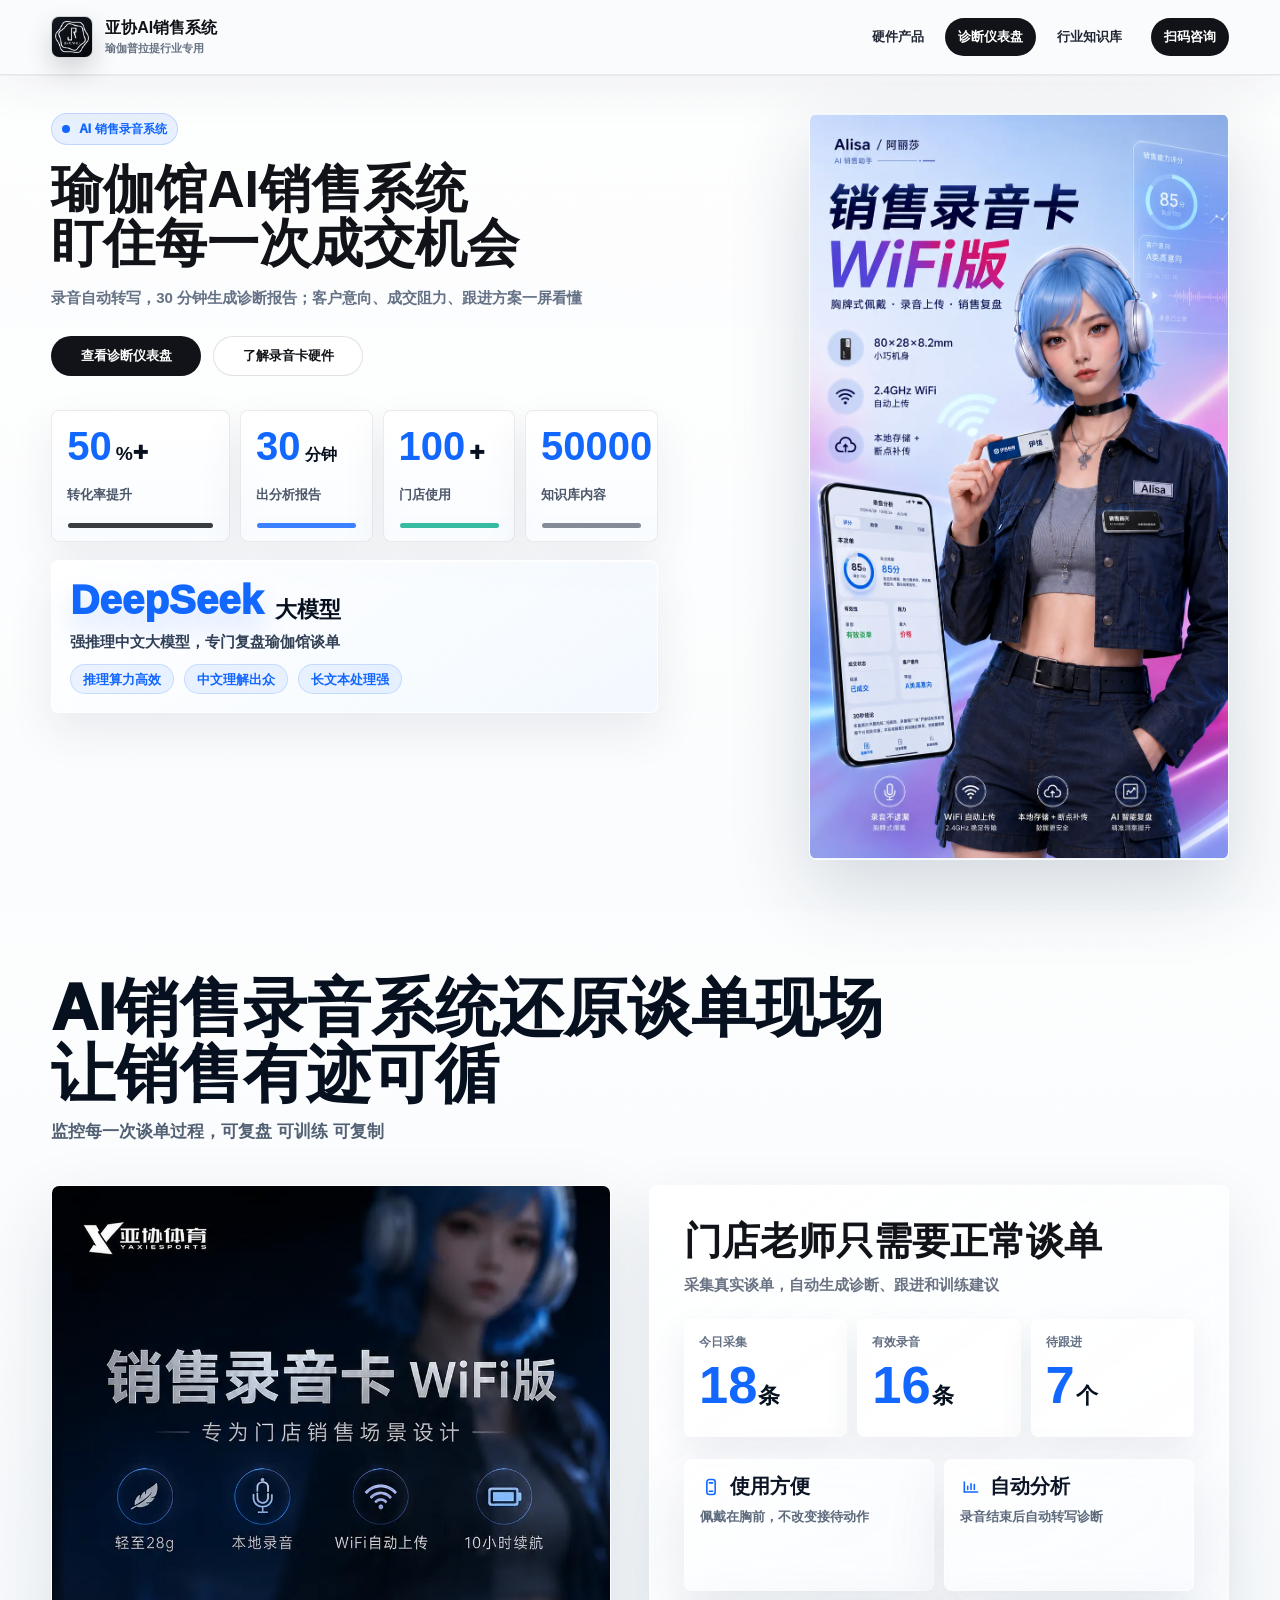
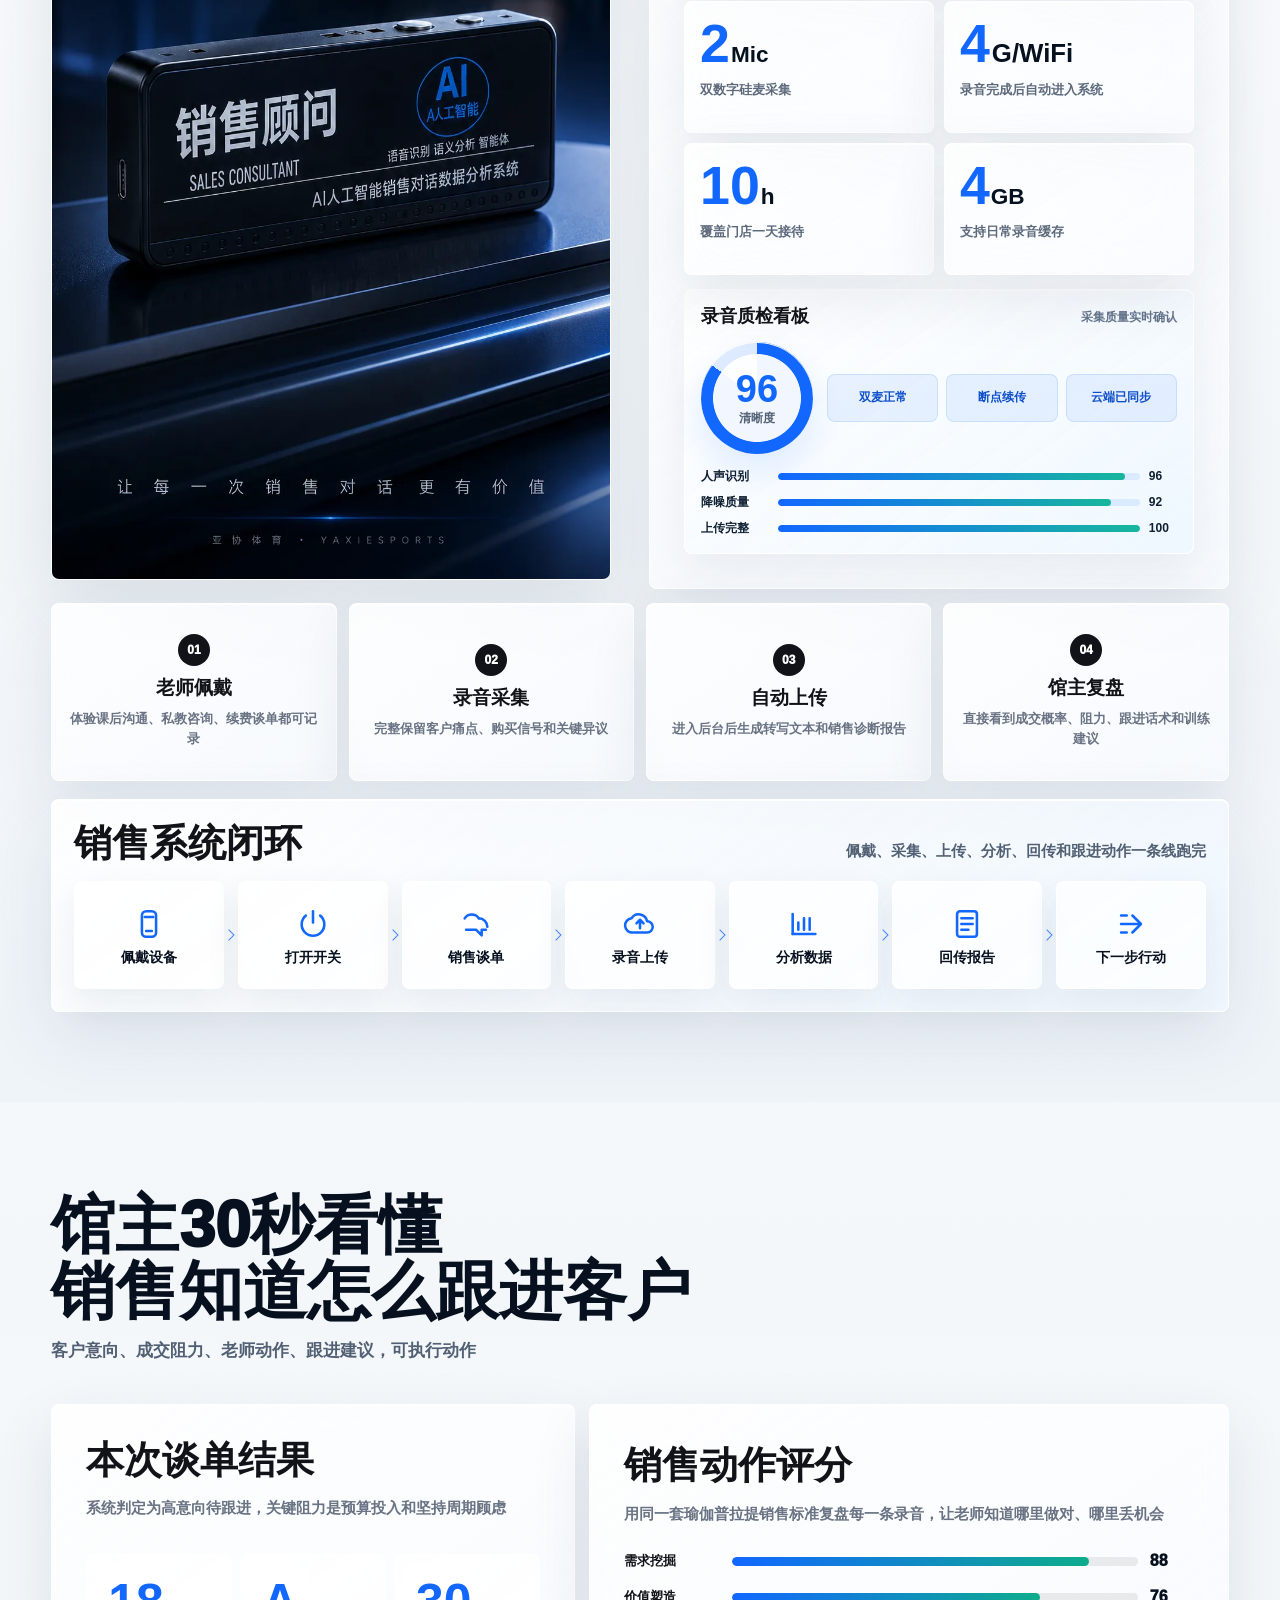
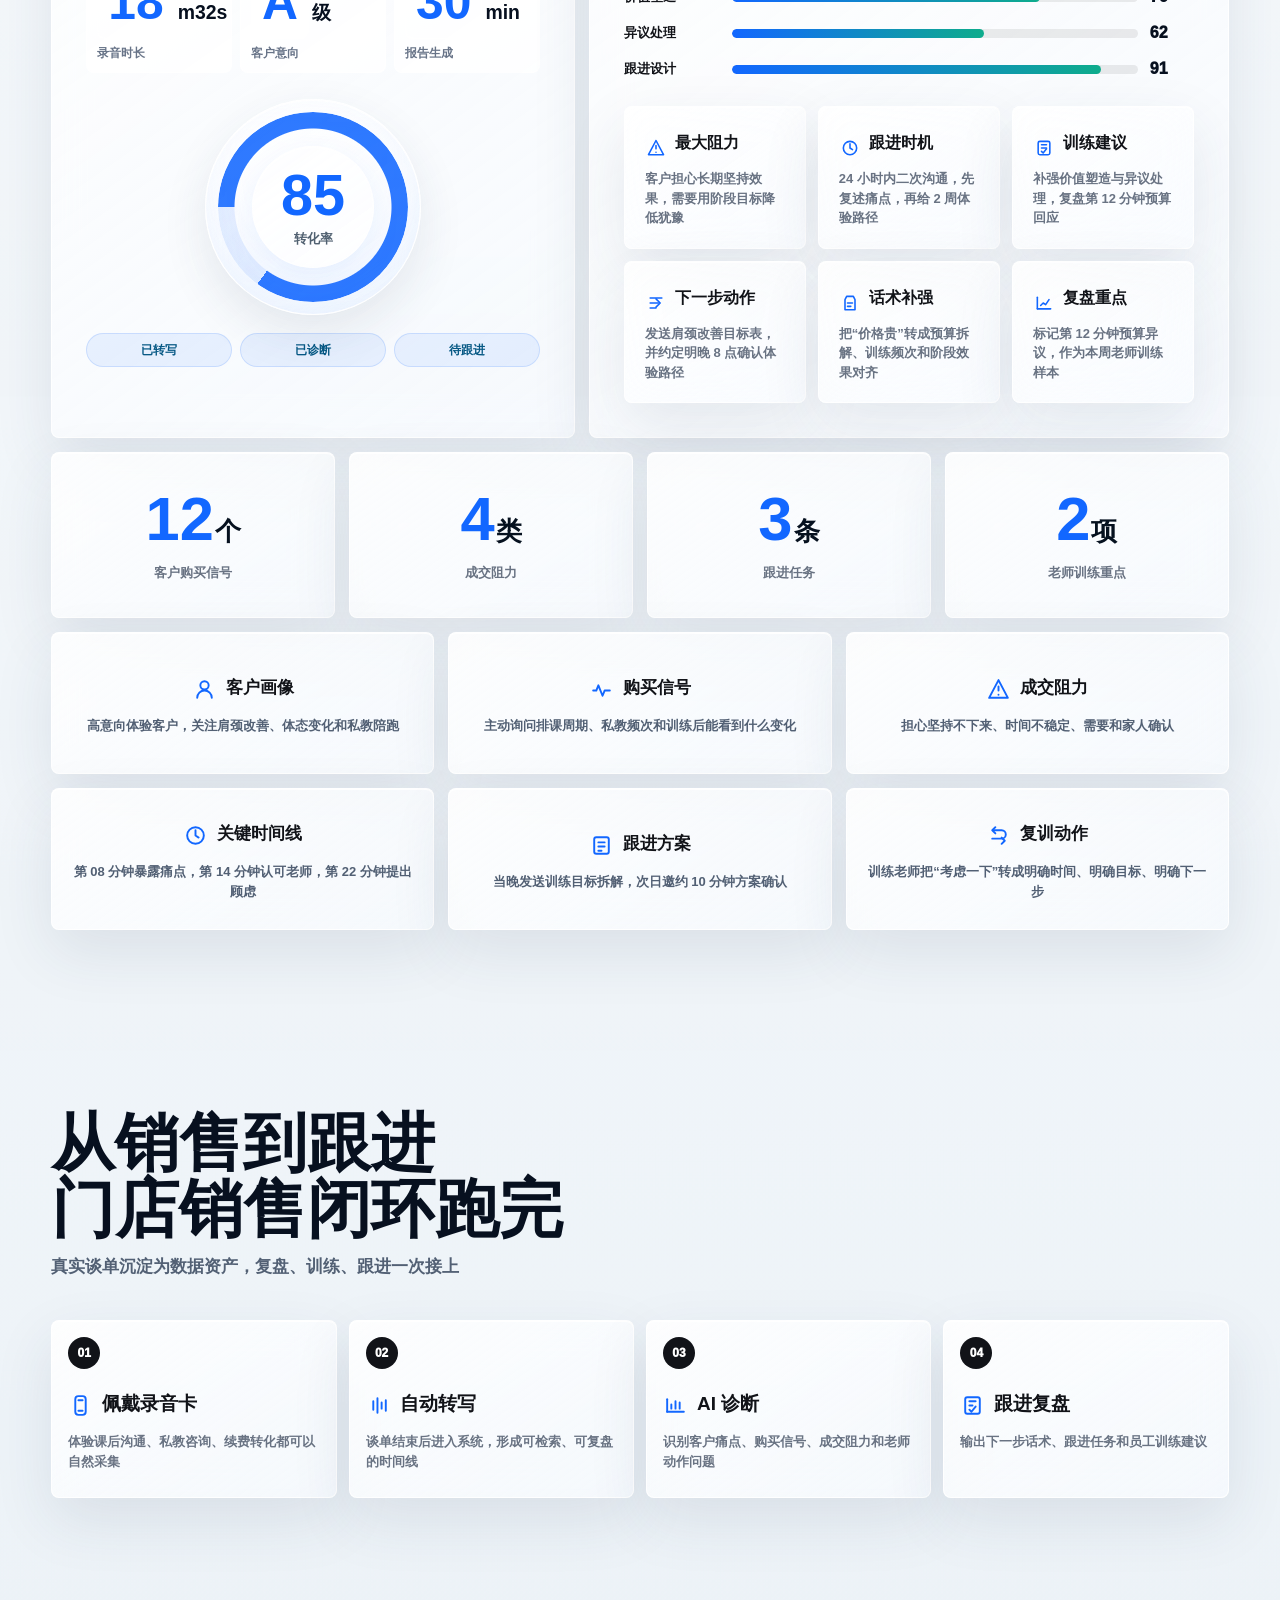
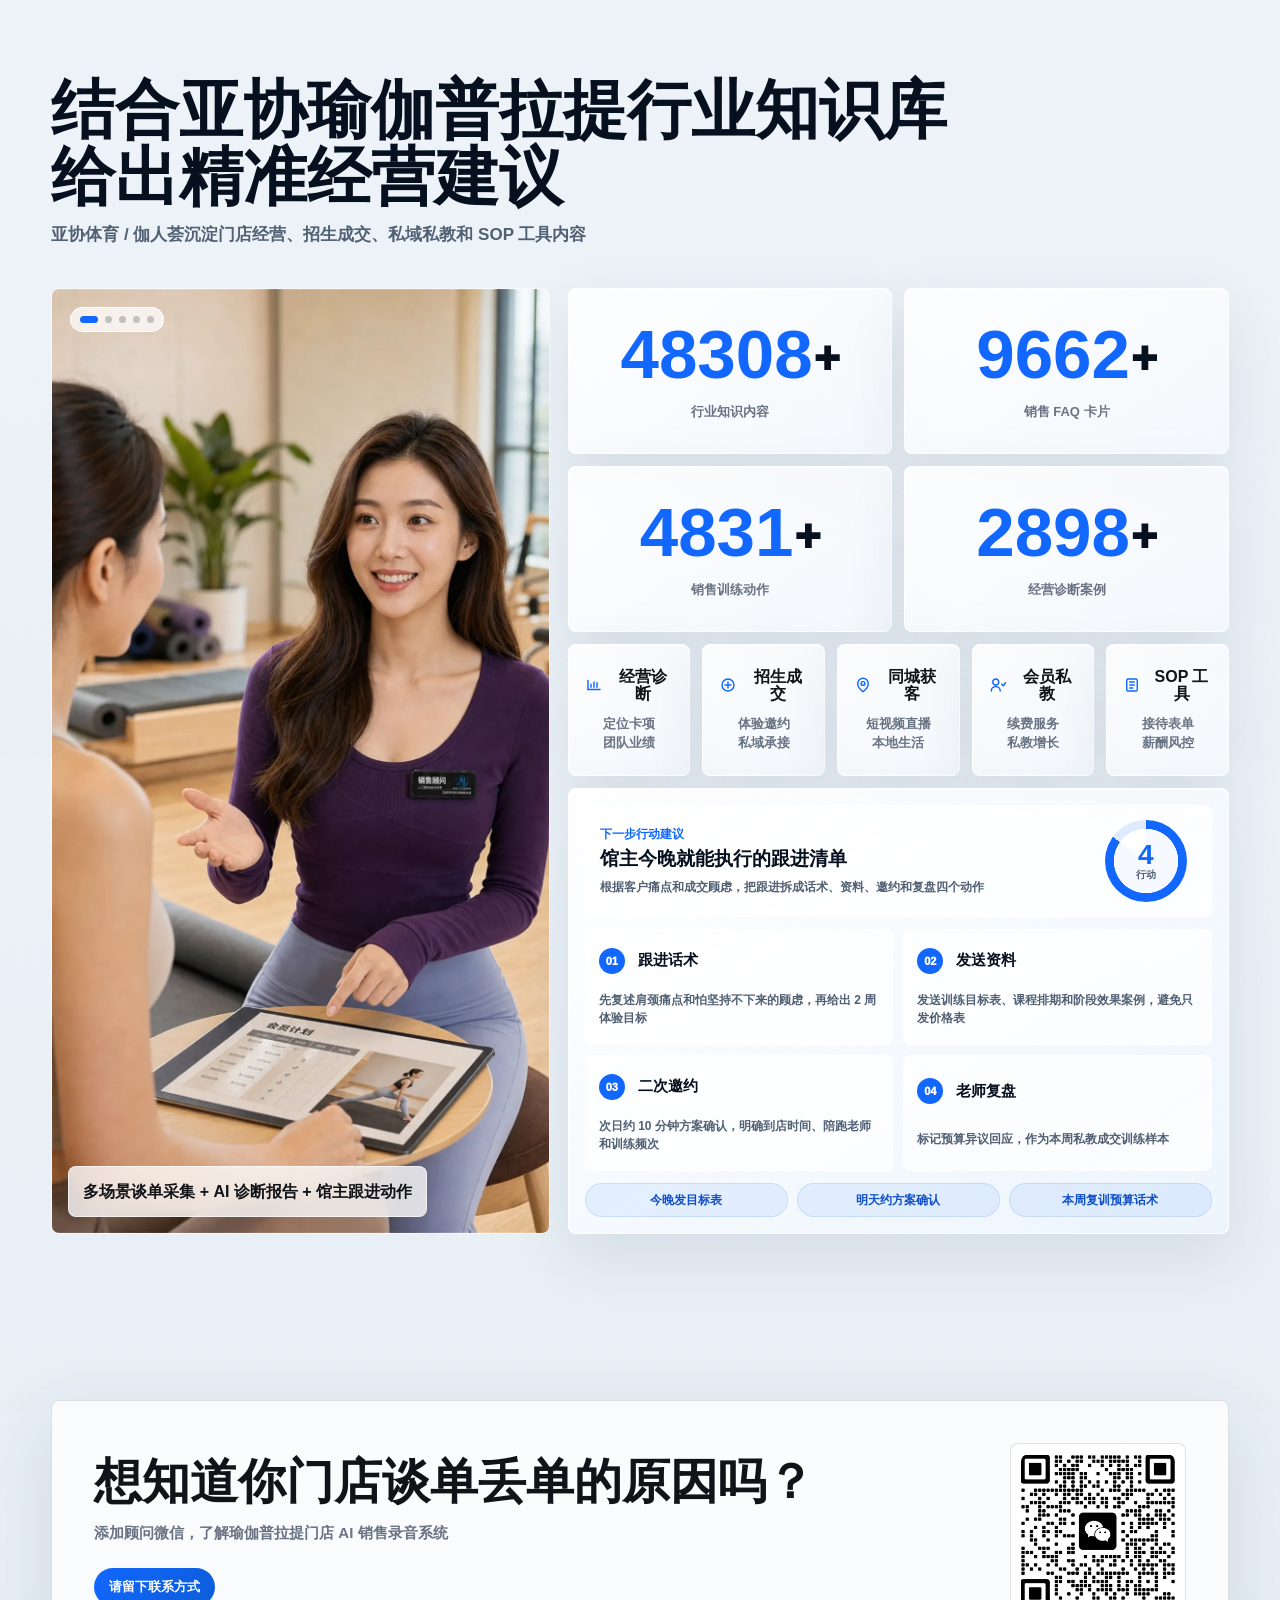
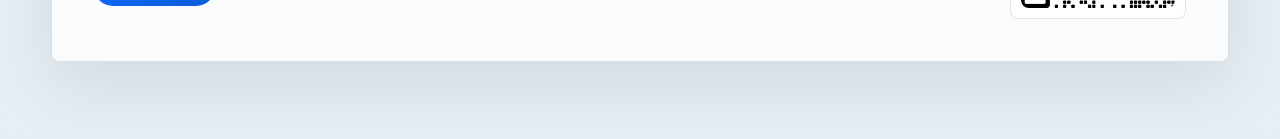
<file: pages/apple.html>
<!doctype html>
<html lang="zh-CN">
<head>
  <meta charset="utf-8">
  <meta name="viewport" content="width=device-width, initial-scale=1">
  <title>苹果简约风｜瑜伽普拉提门店 AI 销售录音系统</title>
  <link rel="stylesheet" href="../styles/redesign.css?v=score-center-20260703">
</head>
<body class="theme-apple">
  <div class="page-shell">
    <nav class="site-nav">
      <a class="brand" href="../index.html" aria-label="返回风格入口">
        <span class="brand-logo-box"><img src="../assets/yaxie-ai-logo.png" alt="亚协 AI 销售系统 logo"></span>
        <span>亚协AI销售系统<small>瑜伽普拉提行业专用</small></span>
      </a>
      <div class="nav-links">
        <a href="#hardware">硬件产品</a>
        <a aria-current="page" href="#dashboard">诊断仪表盘</a>
        <a href="#knowledge">行业知识库</a>
      </div>
      <a class="nav-cta" href="#contact">扫码咨询</a>
    </nav>

    <header class="hero">
      <div class="hero-inner">
        <section>
          <span class="eyebrow">AI 销售录音系统</span>
          <h1 class="headline"><span>瑜伽馆AI销售系统</span><span>盯住每一次成交机会</span></h1>
          <p class="subhead">录音自动转写，30 分钟生成诊断报告；客户意向、成交阻力、跟进方案一屏看懂</p>
          <div class="hero-actions">
            <a class="btn primary" href="#dashboard">查看诊断仪表盘</a>
            <a class="btn secondary" href="#hardware">了解录音卡硬件</a>
          </div>
          <div class="metric-ribbon">
            <div class="metric hero-primary-metric"><b><span data-count="50" data-suffix="%+">0</span></b><span>转化率提升</span></div>
            <div class="metric"><b><span data-count="30" data-suffix="分钟">0</span></b><span>出分析报告</span></div>
            <div class="metric"><b><span data-count="100" data-suffix="+">0</span></b><span>门店使用</span></div>
            <div class="metric metric-compact"><b><span data-count="50000" data-suffix="+">0</span></b><span>知识库内容</span></div>
          </div>
          <div class="model-card">
            <b><span class="model-brand">DeepSeek</span>大模型</b>
            <span class="model-summary">强推理中文大模型，专门复盘瑜伽馆谈单</span>
            <div class="model-tags">
              <em>推理算力高效</em>
              <em>中文理解出众</em>
              <em>长文本处理强</em>
            </div>
          </div>
        </section>

        <section class="visual-frame hero-poster-frame">
          <div class="hero-poster-carousel" aria-label="AI 销售录音卡主视觉轮播">
            <div class="hero-poster-track">
              <img class="hero-poster-image hero-poster-slide is-active" src="../assets/optimized/alise-hero-wifi-version.webp" alt="ALISE 销售录音卡 WiFi 版主视觉" decoding="async" fetchpriority="high">
              <img class="hero-poster-image hero-poster-slide" src="../assets/optimized/hero-yoga-consult-ai-dialogue.webp" alt="瑜伽馆销售咨询与 AI 销售对话场景" loading="lazy" decoding="async">
              <img class="hero-poster-image hero-poster-slide" src="../assets/optimized/hero-ai-sales-diagnosis-report.webp" alt="AI 销售诊断报告与助理展示" loading="lazy" decoding="async">
              <img class="hero-poster-image hero-poster-slide" src="../assets/optimized/hero-yoga-ai-recording-system.webp" alt="瑜伽馆 AI 销售录音系统主视觉" loading="lazy" decoding="async">
            </div>
          </div>
        </section>
      </div>
    </header>

    <main>
      <section class="section hardware-section" id="hardware">
        <div class="content-wrap">
          <div class="section-title stacked-title">
            <h2><span>AI销售录音系统还原谈单现场</span><span>让销售有迹可循</span></h2>
            <p>监控每一次谈单过程，可复盘 可训练 可复制</p>
          </div>
          <div class="hardware-layout">
            <section class="device-showcase product-only-showcase">
              <div class="product-gallery">
                <div class="device-stage">
                  <div class="product-carousel product-swap" aria-label="亚协 AI 销售录音卡产品轮播">
                    <img class="product-slide product-poster-slide is-active" src="../assets/optimized/product-poster-wifi-dark-stage.webp" alt="销售录音卡 WiFi 版黑色舞台产品海报" loading="lazy" decoding="async">
                    <img class="product-slide product-poster-slide" src="../assets/optimized/product-poster-wifi-dark-floating.webp" alt="销售录音卡 WiFi 版黑色悬浮产品海报" loading="lazy" decoding="async">
                    <img class="product-slide product-poster-slide" src="../assets/optimized/product-poster-wifi-black-leather.webp" alt="销售录音卡 WiFi 版黑色皮纹产品海报" loading="lazy" decoding="async">
                  </div>
                </div>
              </div>
              <div class="device-status">
                <span>录音采集中</span>
                <span>自动上传</span>
                <span>AI 待诊断</span>
              </div>
              <div class="device-caption">
                <b>亚协 AI 销售录音卡</b>
                <span>胸牌式佩戴 · 轻量采集 · 自动进入销售诊断系统</span>
              </div>
            </section>
            <section class="hardware-copy panel">
              <h3>门店老师只需要正常谈单</h3>
              <p>采集真实谈单，自动生成诊断、跟进和训练建议</p>
              <div class="hardware-live-card">
                <div>
                  <span>今日采集</span>
                  <b><span data-count="18" data-suffix="条">0</span></b>
                </div>
                <div>
                  <span>有效录音</span>
                  <b><span data-count="16" data-suffix="条">0</span></b>
                </div>
                <div>
                  <span>待跟进</span>
                  <b><span data-count="7" data-suffix="个">0</span></b>
                </div>
              </div>
              <div class="spec-grid">
                <div class="spec-card spec-icon-card"><b><span class="line-icon" aria-hidden="true"><svg viewBox="0 0 24 24"><rect x="7" y="3" width="10" height="18" rx="3"></rect><path d="M10 7h4M10 17h4"></path></svg></span>使用方便</b><span>佩戴在胸前，不改变接待动作</span></div>
                <div class="spec-card spec-icon-card"><b><span class="line-icon" aria-hidden="true"><svg viewBox="0 0 24 24"><path d="M4 18V6"></path><path d="M4 18h16"></path><path d="M8 15v-4M12 15V8M16 15v-6"></path></svg></span>自动分析</b><span>录音结束后自动转写诊断</span></div>
                <div class="spec-card spec-number"><b><span data-count="2" data-suffix="Mic">0</span></b><span>双数字硅麦采集</span></div>
                <div class="spec-card spec-number"><b class="network-value"><span>4</span><small>G/WiFi</small></b><span>录音完成后自动进入系统</span></div>
                <div class="spec-card spec-number"><b><span data-count="10" data-suffix="h">0</span></b><span>覆盖门店一天接待</span></div>
                <div class="spec-card spec-number"><b><span data-count="4" data-suffix="GB">0</span></b><span>支持日常录音缓存</span></div>
              </div>
              <div class="hardware-analysis-board">
                <div class="analysis-head">
                  <b>录音质检看板</b>
                  <span>采集质量实时确认</span>
                </div>
                <div class="analysis-summary">
                  <div class="analysis-score">
                    <strong>96</strong>
                    <span>清晰度</span>
                  </div>
                  <div class="analysis-tags">
                    <span>双麦正常</span>
                    <span>断点续传</span>
                    <span>云端已同步</span>
                  </div>
                </div>
                <div class="analysis-mini-bars">
                  <div><span>人声识别</span><i style="--w:96%"></i><b>96</b></div>
                  <div><span>降噪质量</span><i style="--w:92%"></i><b>92</b></div>
                  <div><span>上传完整</span><i style="--w:100%"></i><b>100</b></div>
                </div>
              </div>
            </section>
          </div>
          <div class="hardware-flow">
            <div class="flow-step"><em>01</em><b>老师佩戴</b><span>体验课后沟通、私教咨询、续费谈单都可记录</span></div>
            <div class="flow-step"><em>02</em><b>录音采集</b><span>完整保留客户痛点、购买信号和关键异议</span></div>
            <div class="flow-step"><em>03</em><b>自动上传</b><span>进入后台后生成转写文本和销售诊断报告</span></div>
            <div class="flow-step"><em>04</em><b>馆主复盘</b><span>直接看到成交概率、阻力、跟进话术和训练建议</span></div>
          </div>
          <div class="use-process" aria-label="销售录音卡完整使用流程">
            <div class="process-title">
              <h3>销售系统闭环</h3>
              <p>佩戴、采集、上传、分析、回传和跟进动作一条线跑完</p>
            </div>
            <div class="process-rail">
              <div class="process-node">
                <svg viewBox="0 0 24 24" aria-hidden="true"><rect x="7" y="3" width="10" height="18" rx="3"></rect><path d="M9 7h6M10 17h4"></path></svg>
                <b>佩戴设备</b>
              </div>
              <div class="process-node">
                <svg viewBox="0 0 24 24" aria-hidden="true"><path d="M12 3v8"></path><path d="M7 6a8 8 0 1 0 10 0"></path></svg>
                <b>打开开关</b>
              </div>
              <div class="process-node">
                <svg viewBox="0 0 24 24" aria-hidden="true"><path d="M4 8a6 6 0 0 1 10 0"></path><path d="M14 8a6 6 0 0 1 6 6"></path><path d="M5 16h7l4 4v-4h3"></path></svg>
                <b>销售谈单</b>
              </div>
              <div class="process-node">
                <svg viewBox="0 0 24 24" aria-hidden="true"><path d="M7 18h10a4 4 0 0 0 0-8 6 6 0 0 0-11-2A5 5 0 0 0 7 18Z"></path><path d="M12 15V9M9.5 11.5 12 9l2.5 2.5"></path></svg>
                <b>录音上传</b>
              </div>
              <div class="process-node">
                <svg viewBox="0 0 24 24" aria-hidden="true"><path d="M4 19V5"></path><path d="M4 19h16"></path><path d="M8 16v-5M12 16V8M16 16v-8"></path></svg>
                <b>分析数据</b>
              </div>
              <div class="process-node">
                <svg viewBox="0 0 24 24" aria-hidden="true"><rect x="5" y="3" width="14" height="18" rx="2"></rect><path d="M8 8h8M8 12h8M8 16h5"></path></svg>
                <b>回传报告</b>
              </div>
              <div class="process-node">
                <svg viewBox="0 0 24 24" aria-hidden="true"><path d="M5 12h12"></path><path d="m13 6 6 6-6 6"></path><path d="M5 6h4M5 18h4"></path></svg>
                <b>下一步行动</b>
              </div>
            </div>
          </div>
        </div>
      </section>

      <section class="section" id="dashboard">
        <div class="content-wrap">
          <div class="section-title dashboard-heading">
            <h2><span>馆主30秒看懂</span><span>销售知道怎么跟进客户</span></h2>
            <p>客户意向、成交阻力、老师动作、跟进建议，可执行动作</p>
          </div>
          <div class="dashboard-layout">
            <section class="panel dashboard-score-panel">
              <h3>本次谈单结果</h3>
              <p>系统判定为高意向待跟进，关键阻力是预算投入和坚持周期顾虑</p>
              <div class="record-strip">
                <span><b><span class="record-main">18</span><small>m32s</small></b>录音时长</span>
                <span><b><span class="record-main">A</span><small>级</small></b>客户意向</span>
                <span><b><span class="record-main">30</span><small>min</small></b>报告生成</span>
              </div>
              <div class="gauge" data-gauge="85" style="--p:0">
                <div>
                  <b><span data-count="85">0</span></b>
                  <span>转化率</span>
                </div>
              </div>
              <div class="status-row">
                <span>已转写</span>
                <span>已诊断</span>
                <span>待跟进</span>
              </div>
            </section>
            <section class="panel dashboard-action-panel">
              <h3>销售动作评分</h3>
              <p>用同一套瑜伽普拉提销售标准复盘每一条录音，让老师知道哪里做对、哪里丢机会</p>
              <div class="bar-stack">
                <div class="bar-row"><span>需求挖掘</span><div class="bar-track"><i style="--w:88%"></i></div><span>88</span></div>
                <div class="bar-row"><span>价值塑造</span><div class="bar-track"><i style="--w:76%"></i></div><span>76</span></div>
                <div class="bar-row"><span>异议处理</span><div class="bar-track"><i style="--w:62%"></i></div><span>62</span></div>
                <div class="bar-row"><span>跟进设计</span><div class="bar-track"><i style="--w:91%"></i></div><span>91</span></div>
              </div>
              <div class="action-grid">
                <div class="quote-card"><b><span class="line-icon" aria-hidden="true"><svg viewBox="0 0 24 24"><path d="M12 3 3 20h18L12 3Z"></path><path d="M12 9v4M12 17h.01"></path></svg></span>最大阻力</b><span>客户担心长期坚持效果，需要用阶段目标降低犹豫</span></div>
                <div class="quote-card"><b><span class="line-icon" aria-hidden="true"><svg viewBox="0 0 24 24"><circle cx="12" cy="12" r="8"></circle><path d="M12 7v5l3 2"></path></svg></span>跟进时机</b><span>24 小时内二次沟通，先复述痛点，再给 2 周体验路径</span></div>
                <div class="quote-card"><b><span class="line-icon" aria-hidden="true"><svg viewBox="0 0 24 24"><rect x="5" y="4" width="14" height="16" rx="2"></rect><path d="M9 8h6M9 12h6"></path><path d="m9 16 2 2 4-5"></path></svg></span>训练建议</b><span>补强价值塑造与异议处理，复盘第 12 分钟预算回应</span></div>
                <div class="quote-card"><b><span class="line-icon" aria-hidden="true"><svg viewBox="0 0 24 24"><path d="M5 12h10"></path><path d="m12 7 5 5-5 5"></path><path d="M5 6h14M5 18h7"></path></svg></span>下一步动作</b><span>发送肩颈改善目标表，并约定明晚 8 点确认体验路径</span></div>
                <div class="quote-card"><b><span class="line-icon" aria-hidden="true"><svg viewBox="0 0 24 24"><path d="M8 4h8l2 4v12H6V8l2-4Z"></path><path d="M9 12h6M9 16h4"></path></svg></span>话术补强</b><span>把“价格贵”转成预算拆解、训练频次和阶段效果对齐</span></div>
                <div class="quote-card"><b><span class="line-icon" aria-hidden="true"><svg viewBox="0 0 24 24"><path d="M4 19V5"></path><path d="M4 19h16"></path><path d="M8 15l3-3 3 2 4-6"></path></svg></span>复盘重点</b><span>标记第 12 分钟预算异议，作为本周老师训练样本</span></div>
              </div>
            </section>
          </div>
          <div class="dashboard-kpis">
            <div class="data-card"><b><span data-count="12" data-suffix="个">0</span></b><span>客户购买信号</span></div>
            <div class="data-card"><b><span data-count="4" data-suffix="类">0</span></b><span>成交阻力</span></div>
            <div class="data-card"><b><span data-count="3" data-suffix="条">0</span></b><span>跟进任务</span></div>
            <div class="data-card"><b><span data-count="2" data-suffix="项">0</span></b><span>老师训练重点</span></div>
          </div>
          <div class="insight-grid">
            <div class="insight-card"><b><span class="line-icon" aria-hidden="true"><svg viewBox="0 0 24 24"><circle cx="12" cy="8" r="4"></circle><path d="M5 20a7 7 0 0 1 14 0"></path></svg></span>客户画像</b><span>高意向体验客户，关注肩颈改善、体态变化和私教陪跑</span></div>
            <div class="insight-card"><b><span class="line-icon" aria-hidden="true"><svg viewBox="0 0 24 24"><path d="M4 13h3l2-5 4 10 2-5h5"></path></svg></span>购买信号</b><span>主动询问排课周期、私教频次和训练后能看到什么变化</span></div>
            <div class="insight-card"><b><span class="line-icon" aria-hidden="true"><svg viewBox="0 0 24 24"><path d="M12 3 3 20h18L12 3Z"></path><path d="M12 9v4M12 17h.01"></path></svg></span>成交阻力</b><span>担心坚持不下来、时间不稳定、需要和家人确认</span></div>
            <div class="insight-card"><b><span class="line-icon" aria-hidden="true"><svg viewBox="0 0 24 24"><circle cx="12" cy="12" r="8"></circle><path d="M12 7v5l3 2"></path></svg></span>关键时间线</b><span>第 08 分钟暴露痛点，第 14 分钟认可老师，第 22 分钟提出顾虑</span></div>
            <div class="insight-card"><b><span class="line-icon" aria-hidden="true"><svg viewBox="0 0 24 24"><rect x="5" y="4" width="14" height="16" rx="2"></rect><path d="M9 9h6M9 13h6M9 17h3"></path></svg></span>跟进方案</b><span>当晚发送训练目标拆解，次日邀约 10 分钟方案确认</span></div>
            <div class="insight-card"><b><span class="line-icon" aria-hidden="true"><svg viewBox="0 0 24 24"><path d="M7 7h8a4 4 0 0 1 0 8H6"></path><path d="M9 4 6 7l3 3"></path><path d="M15 20l3-3-3-3"></path></svg></span>复训动作</b><span>训练老师把“考虑一下”转成明确时间、明确目标、明确下一步</span></div>
          </div>
        </div>
      </section>

      <section class="section">
        <div class="content-wrap">
          <div class="section-title stacked-title">
            <h2><span>从销售到跟进</span><span>门店销售闭环跑完</span></h2>
            <p>真实谈单沉淀为数据资产，复盘、训练、跟进一次接上</p>
          </div>
          <div class="flow">
            <div class="flow-step"><em>01</em><b><span class="line-icon" aria-hidden="true"><svg viewBox="0 0 24 24"><rect x="7" y="3" width="10" height="18" rx="3"></rect><path d="M10 7h4M10 17h4"></path></svg></span>佩戴录音卡</b><span>体验课后沟通、私教咨询、续费转化都可以自然采集</span></div>
            <div class="flow-step"><em>02</em><b><span class="line-icon" aria-hidden="true"><svg viewBox="0 0 24 24"><path d="M7 8v8M11 5v14M15 9v6M19 7v10"></path></svg></span>自动转写</b><span>谈单结束后进入系统，形成可检索、可复盘的时间线</span></div>
            <div class="flow-step"><em>03</em><b><span class="line-icon" aria-hidden="true"><svg viewBox="0 0 24 24"><path d="M4 18V6"></path><path d="M4 18h16"></path><path d="M8 15v-4M12 15V8M16 15v-6"></path></svg></span>AI 诊断</b><span>识别客户痛点、购买信号、成交阻力和老师动作问题</span></div>
            <div class="flow-step"><em>04</em><b><span class="line-icon" aria-hidden="true"><svg viewBox="0 0 24 24"><rect x="5" y="4" width="14" height="16" rx="2"></rect><path d="M9 8h6M9 12h3"></path><path d="m9 16 2 2 4-5"></path></svg></span>跟进复盘</b><span>输出下一步话术、跟进任务和员工训练建议</span></div>
          </div>
        </div>
      </section>

      <section class="section" id="knowledge">
        <div class="content-wrap">
          <div class="section-title stacked-title">
            <h2><span>结合亚协瑜伽普拉提行业知识库</span><span>给出精准经营建议</span></h2>
            <p>亚协体育 / 伽人荟沉淀门店经营、招生成交、私域私教和 SOP 工具内容</p>
          </div>
          <div class="split-proof">
            <div class="image-slab">
              <div class="scene-carousel" aria-label="瑜伽馆销售录音卡场景图轮播">
                <img class="scene-slide is-active" src="../assets/optimized/scene-consult.webp" alt="瑜伽馆私教咨询谈单场景" loading="lazy" decoding="async">
                <img class="scene-slide" src="../assets/optimized/scene-talk.webp" alt="瑜伽馆体验课后沟通场景" loading="lazy" decoding="async">
                <img class="scene-slide" src="../assets/optimized/product-wear.webp" alt="销售顾问佩戴录音卡接待客户场景" loading="lazy" decoding="async">
                <img class="scene-slide" src="../assets/optimized/scene-frontdesk.webp" alt="瑜伽馆前台接待谈单场景" loading="lazy" decoding="async">
                <img class="scene-slide" src="../assets/optimized/scene-whiteboard.webp" alt="瑜伽馆课程介绍白板谈单场景" loading="lazy" decoding="async">
              </div>
              <div class="scene-dots" aria-hidden="true"><span class="is-active"></span><span></span><span></span><span></span><span></span></div>
              <div class="image-caption">多场景谈单采集 + AI 诊断报告 + 馆主跟进动作</div>
            </div>
            <div>
              <div class="data-grid">
                <div class="data-card"><b><span data-count="50000" data-suffix="+">0</span></b><span>行业知识内容</span></div>
                <div class="data-card"><b><span data-count="10000" data-suffix="+">0</span></b><span>销售 FAQ 卡片</span></div>
                <div class="data-card"><b><span data-count="5000" data-suffix="+">0</span></b><span>销售训练动作</span></div>
                <div class="data-card"><b><span data-count="3000" data-suffix="+">0</span></b><span>经营诊断案例</span></div>
              </div>
              <div class="kb-grid" style="margin-top: 12px;">
                <div class="kb-card"><b><span class="line-icon" aria-hidden="true"><svg viewBox="0 0 24 24"><path d="M4 18V6"></path><path d="M4 18h16"></path><path d="M8 15v-4M12 15V8M16 15v-6"></path></svg></span>经营诊断</b><span>定位卡项<br>团队业绩</span></div>
                <div class="kb-card"><b><span class="line-icon" aria-hidden="true"><svg viewBox="0 0 24 24"><circle cx="12" cy="12" r="8"></circle><path d="M12 8v8M8 12h8"></path></svg></span>招生成交</b><span>体验邀约<br>私域承接</span></div>
                <div class="kb-card"><b><span class="line-icon" aria-hidden="true"><svg viewBox="0 0 24 24"><path d="M12 21s7-5.2 7-11a7 7 0 0 0-14 0c0 5.8 7 11 7 11Z"></path><circle cx="12" cy="10" r="2.5"></circle></svg></span>同城获客</b><span>短视频直播<br>本地生活</span></div>
                <div class="kb-card"><b><span class="line-icon" aria-hidden="true"><svg viewBox="0 0 24 24"><circle cx="9" cy="8" r="4"></circle><path d="M3 20a6 6 0 0 1 12 0"></path><path d="m17 11 2 2 3-4"></path></svg></span>会员私教</b><span>续费服务<br>私教增长</span></div>
                <div class="kb-card"><b><span class="line-icon" aria-hidden="true"><svg viewBox="0 0 24 24"><rect x="5" y="4" width="14" height="16" rx="2"></rect><path d="M9 8h6M9 12h6M9 16h4"></path></svg></span>SOP 工具</b><span>接待表单<br>薪酬风控</span></div>
              </div>
              <div class="report-slab report-ui-card" style="margin-top: 12px;">
                <div class="report-ui-head">
                  <div>
                    <span>下一步行动建议</span>
                    <b>馆主今晚就能执行的跟进清单</b>
                    <p>根据客户痛点和成交顾虑，把跟进拆成话术、资料、邀约和复盘四个动作</p>
                  </div>
                  <div class="report-ui-score"><strong>4</strong><small>行动</small></div>
                </div>
                <div class="report-ui-grid">
                  <section>
                    <em>01</em>
                    <b>跟进话术</b>
                    <span>先复述肩颈痛点和怕坚持不下来的顾虑，再给出 2 周体验目标</span>
                  </section>
                  <section>
                    <em>02</em>
                    <b>发送资料</b>
                    <span>发送训练目标表、课程排期和阶段效果案例，避免只发价格表</span>
                  </section>
                  <section>
                    <em>03</em>
                    <b>二次邀约</b>
                    <span>次日约 10 分钟方案确认，明确到店时间、陪跑老师和训练频次</span>
                  </section>
                  <section>
                    <em>04</em>
                    <b>老师复盘</b>
                    <span>标记预算异议回应，作为本周私教成交训练样本</span>
                  </section>
                </div>
                <div class="report-ui-actions">
                  <span>今晚发目标表</span>
                  <span>明天约方案确认</span>
                  <span>本周复训预算话术</span>
                </div>
              </div>
            </div>
          </div>
        </div>
      </section>

      <section class="cta-zone" id="contact">
        <div class="cta-box">
          <div>
            <h2>想知道你门店谈单丢单的原因吗？</h2>
            <p>添加顾问微信，了解瑜伽普拉提门店 AI 销售录音系统</p>
            <div class="lead-capture">
              <button class="lead-toggle" type="button" aria-expanded="false" aria-controls="leadForm">请留下联系方式</button>
              <form class="lead-form" id="leadForm" hidden>
                <label><span>姓名</span><input type="text" name="name" placeholder="请输入姓名"></label>
                <label><span>手机号</span><input type="tel" name="phone" placeholder="请输入手机号"></label>
                <label><span>微信号</span><input type="text" name="wechat" placeholder="请输入微信号"></label>
                <label><span>门店名称</span><input type="text" name="store" placeholder="瑜伽 / 普拉提馆名称"></label>
                <button type="button">提交咨询</button>
              </form>
            </div>
          </div>
          <div class="qr-box"><img src="../assets/wechat-qr.jpg" alt="个人微信二维码" decoding="async"></div>
        </div>
      </section>
    </main>
  </div>
  <script src="../scripts/redesign.js"></script>
</body>
</html>
</file>
<file: styles/redesign.css>
:root {
  --font-display: "MiSans", "HarmonyOS Sans SC", "Alibaba PuHuiTi", "Source Han Sans SC", "Microsoft YaHei UI", sans-serif;
  --font-body: "Alibaba PuHuiTi", "MiSans", "HarmonyOS Sans SC", "Noto Sans SC", "Microsoft YaHei UI", sans-serif;
  --font-number: "DIN Alternate", "Bahnschrift", "Aptos Display", "MiSans", "Microsoft YaHei UI", sans-serif;
  --ink: #111318;
  --muted: #697383;
  --line: rgba(17, 19, 24, .12);
  --panel: rgba(255, 255, 255, .76);
  --brand: #1267ff;
  --accent: #0ec6b8;
  --hot: #ff2f76;
  --lime: #9cff18;
  --cyan: #10d7ff;
  --radius: 8px;
}

* {
  box-sizing: border-box;
}

html {
  width: 100%;
  scroll-behavior: smooth;
}

body {
  width: 100%;
  margin: 0;
  min-height: 100vh;
  font-family: var(--font-body);
  color: var(--ink);
  background: var(--page-bg, #f5f7fb);
  font-variant-numeric: tabular-nums;
  overflow-x: hidden;
}

img {
  display: block;
  max-width: 100%;
}

a {
  color: inherit;
  text-decoration: none;
}

button,
input,
textarea {
  font: inherit;
}

.page-shell {
  min-height: 100vh;
  overflow: hidden;
  background:
    linear-gradient(180deg, var(--wash-1, transparent), var(--wash-2, transparent)),
    var(--page-bg, #f5f7fb);
}

.site-nav {
  position: sticky;
  top: 0;
  z-index: 40;
  display: flex;
  align-items: center;
  justify-content: space-between;
  gap: 16px;
  padding: 16px clamp(18px, 4vw, 54px);
  border-bottom: 1px solid var(--nav-line, rgba(17, 19, 24, .08));
  background: var(--nav-bg, rgba(255, 255, 255, .7));
  backdrop-filter: blur(18px);
}

.brand {
  display: flex;
  align-items: center;
  gap: 12px;
  font-weight: 900;
  white-space: nowrap;
}

.brand-line {
  display: flex;
  flex-wrap: wrap;
  gap: 10px;
  align-items: center;
}

.brand-mark {
  display: inline-flex;
  align-items: center;
  min-height: 34px;
  padding: 0 11px;
  border-radius: 999px;
  color: #111318;
  background: rgba(255,255,255,.72);
  border: 1px solid rgba(17,19,24,.12);
  box-shadow: 0 12px 32px rgba(31, 57, 88, .1);
  font-size: 13px;
  font-weight: 950;
  backdrop-filter: blur(14px);
}

.brand-symbol {
  display: grid;
  place-items: center;
  width: 36px;
  height: 36px;
  border-radius: var(--radius);
  color: var(--symbol-fg, #fff);
  background: var(--symbol-bg, #111318);
  font-family: var(--font-display);
  font-size: 18px;
}

.brand-logo-box {
  display: grid;
  place-items: center;
  width: 42px;
  height: 42px;
  border-radius: 8px;
  background: linear-gradient(145deg, #1267ff, #0b49c8);
  border: 1px solid rgba(255,255,255,.82);
  box-shadow: 0 10px 24px rgba(18,103,255,.24);
  overflow: hidden;
}

.brand-logo-box img {
  width: 34px;
  height: 34px;
  object-fit: contain;
  filter: contrast(1.18) brightness(1.18);
}

.brand small {
  display: block;
  margin-top: 2px;
  color: var(--muted-strong, var(--muted));
  font-size: 11px;
  font-weight: 800;
}

.nav-links {
  display: flex;
  align-items: center;
  gap: 8px;
  margin-left: auto;
}

.nav-links a,
.nav-cta {
  display: inline-flex;
  align-items: center;
  justify-content: center;
  min-height: 38px;
  padding: 0 12px;
  border-radius: 999px;
  color: var(--nav-link, #202733);
  font-size: 13px;
  font-weight: 900;
  border: 1px solid transparent;
}

.nav-links a[aria-current="page"] {
  color: var(--active-fg, #fff);
  background: var(--active-bg, #111318);
}

.nav-cta {
  color: var(--cta-fg, #fff);
  background: var(--cta-bg, #111318);
  box-shadow: var(--cta-shadow, none);
}

.hero {
  position: relative;
  min-height: calc(100vh - 72px);
  padding: clamp(34px, 5vw, 72px) clamp(18px, 4vw, 54px) clamp(28px, 5vw, 70px);
}

.hero-inner,
.content-wrap {
  width: min(1280px, 100%);
  margin: 0 auto;
}

.hero-inner {
  position: relative;
  z-index: 2;
  display: grid;
  grid-template-columns: minmax(0, .95fr) minmax(420px, 1.05fr);
  gap: clamp(26px, 4vw, 54px);
  align-items: center;
}

.eyebrow {
  display: inline-flex;
  align-items: center;
  gap: 9px;
  min-height: 32px;
  padding: 0 10px;
  margin-bottom: 18px;
  border-radius: 999px;
  color: var(--eyebrow-fg, var(--brand));
  background: var(--eyebrow-bg, rgba(18, 103, 255, .09));
  border: 1px solid var(--eyebrow-line, rgba(18, 103, 255, .18));
  font-size: 12px;
  font-weight: 950;
}

.eyebrow::before {
  content: "";
  width: 8px;
  height: 8px;
  border-radius: 50%;
  background: currentColor;
  box-shadow: 0 0 16px currentColor;
}

.headline {
  margin: 0;
  max-width: 760px;
  font-family: var(--font-display);
  font-size: clamp(42px, 7vw, 94px);
  line-height: .98;
  letter-spacing: 0;
}

.headline span,
.section-title h2 span {
  display: block;
}

.subhead {
  margin: 18px 0 0;
  max-width: 680px;
  color: var(--lead, #344052);
  font-size: clamp(17px, 1.8vw, 22px);
  line-height: 1.68;
  font-weight: 650;
}

.hero-actions {
  display: flex;
  flex-wrap: wrap;
  gap: 12px;
  margin-top: 26px;
}

.btn {
  display: inline-flex;
  align-items: center;
  justify-content: center;
  min-height: 46px;
  padding: 0 17px;
  border-radius: 999px;
  font-weight: 950;
  border: 1px solid transparent;
}

.btn.primary {
  color: var(--button-primary-fg, #fff);
  background: var(--button-primary-bg, #111318);
  box-shadow: var(--button-primary-shadow, none);
}

.btn.secondary {
  color: var(--button-secondary-fg, #111318);
  background: var(--button-secondary-bg, rgba(255,255,255,.72));
  border-color: var(--button-secondary-line, rgba(17,19,24,.12));
}

.metric-ribbon {
  display: grid;
  grid-template-columns: repeat(4, minmax(0, 1fr));
  gap: 10px;
  margin-top: clamp(28px, 4vw, 46px);
}

.metric {
  min-height: 116px;
  padding: 14px;
  border-radius: var(--radius);
  color: var(--metric-fg, var(--ink));
  background: var(--metric-bg, rgba(255,255,255,.72));
  border: 1px solid var(--metric-line, rgba(17,19,24,.08));
  position: relative;
  overflow: hidden;
}

.metric::after {
  content: "";
  position: absolute;
  left: 14px;
  right: 14px;
  bottom: 12px;
  height: 4px;
  border-radius: 999px;
  background: var(--metric-accent, var(--brand));
  opacity: .82;
  transform-origin: left;
  animation: scaleIn 1.2s ease both;
}

.metric b {
  display: block;
  font-family: var(--font-display);
  font-size: clamp(30px, 4vw, 48px);
  line-height: 1;
  letter-spacing: 0;
}

.metric span {
  display: block;
  margin-top: 9px;
  color: var(--metric-muted, var(--muted));
  font-size: 13px;
  line-height: 1.38;
  font-weight: 850;
}

.visual-frame {
  position: relative;
  min-height: 650px;
  border-radius: var(--radius);
  overflow: hidden;
  background: var(--visual-bg, #dde7f5);
  border: 1px solid var(--visual-line, rgba(255,255,255,.6));
  box-shadow: var(--visual-shadow, 0 28px 80px rgba(29, 53, 82, .18));
}

.visual-frame .scene {
  width: 100%;
  height: 100%;
  min-height: 650px;
  object-fit: cover;
  object-position: var(--scene-position, 50% 35%);
}

.visual-frame::after {
  content: "";
  position: absolute;
  inset: 0;
  pointer-events: none;
  background: var(--visual-overlay, linear-gradient(180deg, rgba(0,0,0,.02), rgba(0,0,0,.25)));
}

.hero-poster-frame {
  background: #eef6ff;
}

.hero-poster-image {
  width: 100%;
  height: 100%;
  min-height: 650px;
  object-fit: cover;
  object-position: 50% 50%;
}

.hero-poster-frame::after {
  background: linear-gradient(180deg, rgba(255,255,255,.04), rgba(237,246,255,.1));
}

.product-object {
  position: absolute;
  z-index: 5;
  width: min(390px, 52%);
  left: var(--product-left, 5%);
  bottom: var(--product-bottom, 5%);
  filter: drop-shadow(0 26px 36px rgba(0,0,0,.36));
  animation: floatObject 3.8s ease-in-out infinite;
}

.alise-object {
  position: absolute;
  z-index: 6;
  width: min(310px, 42%);
  right: var(--alise-right, -5%);
  bottom: var(--alise-bottom, -5%);
  filter: drop-shadow(0 26px 40px rgba(0,0,0,.3));
}

.assistant-chip {
  position: absolute;
  z-index: 7;
  left: 18px;
  top: 18px;
  max-width: min(320px, calc(100% - 36px));
  padding: 12px 13px;
  border-radius: var(--radius);
  color: var(--chip-fg, #111318);
  background: var(--chip-bg, rgba(255,255,255,.82));
  border: 1px solid var(--chip-line, rgba(17,19,24,.1));
  backdrop-filter: blur(16px);
  font-size: 13px;
  font-weight: 900;
  line-height: 1.45;
}

.mini-dashboard {
  position: absolute;
  z-index: 8;
  right: 18px;
  top: 18px;
  width: min(260px, 44%);
  padding: 14px;
  border-radius: var(--radius);
  color: var(--dash-fg, #111318);
  background: var(--dash-bg, rgba(255,255,255,.78));
  border: 1px solid var(--dash-line, rgba(255,255,255,.72));
  backdrop-filter: blur(18px);
}

.mini-dashboard strong {
  display: block;
  font-family: var(--font-display);
  font-size: 34px;
  line-height: 1;
}

.mini-dashboard small {
  display: block;
  margin-top: 4px;
  color: var(--dash-muted, rgba(17,19,24,.62));
  font-weight: 850;
}

.mini-bars {
  display: grid;
  grid-template-columns: repeat(7, 1fr);
  gap: 6px;
  align-items: end;
  height: 68px;
  margin-top: 14px;
}

.mini-bars i {
  display: block;
  height: var(--h);
  min-height: 8px;
  border-radius: 999px;
  background: var(--mini-bar, var(--brand));
  animation: barRise 1.5s ease both;
}

.section {
  position: relative;
  padding: clamp(44px, 7vw, 96px) clamp(18px, 4vw, 54px);
}

.section-title {
  display: grid;
  grid-template-columns: minmax(0, .8fr) minmax(320px, .65fr);
  gap: 24px;
  align-items: end;
  margin-bottom: clamp(22px, 4vw, 40px);
}

.section-title h2 {
  margin: 0;
  font-family: var(--font-display);
  font-size: clamp(32px, 5vw, 66px);
  line-height: 1.04;
  letter-spacing: 0;
}

.section-title p {
  margin: 0;
  color: var(--section-copy, var(--muted));
  line-height: 1.72;
  font-weight: 650;
}

.dashboard-layout {
  display: grid;
  grid-template-columns: minmax(300px, .8fr) minmax(0, 1.2fr);
  gap: 16px;
  align-items: stretch;
}

.panel,
.data-card,
.flow-step,
.kb-card,
.quote-card,
.contact-card {
  border-radius: var(--radius);
  background: var(--panel-bg, var(--panel));
  border: 1px solid var(--panel-line, var(--line));
  box-shadow: var(--panel-shadow, none);
}

.panel {
  padding: clamp(20px, 3vw, 34px);
}

.panel h3 {
  margin: 0;
  font-family: var(--font-display);
  font-size: clamp(24px, 3vw, 38px);
  line-height: 1.12;
  letter-spacing: 0;
}

.panel p {
  margin: 10px 0 0;
  color: var(--panel-copy, var(--muted));
  line-height: 1.68;
  font-weight: 650;
}

.gauge {
  --p: 84;
  width: min(230px, 100%);
  aspect-ratio: 1;
  margin: 24px auto 0;
  border-radius: 50%;
  display: grid;
  place-items: center;
  color: var(--gauge-fg, var(--ink));
  background:
    radial-gradient(circle at center, var(--gauge-core, #fff) 58%, transparent 59%),
    conic-gradient(var(--gauge-fill, var(--brand)) calc(var(--p) * 1%), var(--gauge-track, rgba(18,103,255,.12)) 0);
  animation: breathe 2.8s ease-in-out infinite;
}

.gauge b {
  display: block;
  font-family: var(--font-display);
  font-size: 56px;
  line-height: 1;
}

.gauge span {
  display: block;
  margin-top: 6px;
  color: var(--gauge-muted, var(--muted));
  text-align: center;
  font-size: 13px;
  font-weight: 900;
}

.bar-stack {
  display: grid;
  gap: 14px;
}

.bar-row {
  display: grid;
  grid-template-columns: 96px minmax(0, 1fr) 44px;
  gap: 12px;
  align-items: center;
  color: var(--bar-fg, var(--ink));
  font-size: 13px;
  font-weight: 900;
}

.bar-track {
  height: 9px;
  border-radius: 999px;
  overflow: hidden;
  background: var(--bar-track, rgba(17,19,24,.08));
}

.bar-track i {
  display: block;
  width: var(--w);
  height: 100%;
  border-radius: inherit;
  background: var(--bar-fill, linear-gradient(90deg, var(--brand), var(--accent)));
  animation: barGrow 1.4s ease both;
}

.action-grid,
.data-grid,
.kb-grid,
.scene-grid {
  display: grid;
  gap: 12px;
}

.action-grid {
  grid-template-columns: repeat(3, minmax(0, 1fr));
  margin-top: 18px;
}

.data-grid {
  grid-template-columns: repeat(4, minmax(0, 1fr));
}

.kb-grid {
  grid-template-columns: repeat(5, minmax(0, 1fr));
}

.scene-grid {
  grid-template-columns: repeat(3, minmax(0, 1fr));
}

.data-card,
.kb-card,
.quote-card {
  min-height: 132px;
  padding: 15px;
  position: relative;
  overflow: hidden;
}

.data-card b {
  display: block;
  font-family: var(--font-display);
  font-size: clamp(30px, 4vw, 50px);
  line-height: 1;
}

.data-card span,
.kb-card span,
.quote-card span {
  display: block;
  margin-top: 10px;
  color: var(--card-copy, var(--muted));
  font-size: 13px;
  line-height: 1.5;
  font-weight: 800;
}

.kb-card b,
.quote-card b {
  display: block;
  font-size: 16px;
  line-height: 1.35;
}

.dashboard-kpis {
  display: grid;
  grid-template-columns: repeat(4, minmax(0, 1fr));
  gap: 12px;
  margin-top: 14px;
}

.insight-grid {
  display: grid;
  grid-template-columns: repeat(3, minmax(0, 1fr));
  gap: 12px;
  margin-top: 14px;
}

.insight-card {
  min-height: 142px;
  padding: 16px;
  border-radius: var(--radius);
  color: var(--ink);
  background: rgba(255,255,255,.72);
  border: 1px solid rgba(255,255,255,.9);
  box-shadow: 0 18px 50px rgba(37, 58, 84, .09);
}

.insight-card b {
  display: flex;
  align-items: center;
  gap: 9px;
  font-size: 17px;
  line-height: 1.28;
}

.insight-card span {
  display: block;
  margin-top: 10px;
  color: #526074;
  font-size: 13px;
  line-height: 1.55;
  font-weight: 750;
}

.hardware-section {
  padding-top: clamp(34px, 5vw, 78px);
}

.hardware-layout {
  display: grid;
  grid-template-columns: minmax(360px, .95fr) minmax(0, 1.05fr);
  gap: 18px;
  align-items: stretch;
}

.device-showcase {
  position: relative;
  min-height: 520px;
  border-radius: var(--radius);
  overflow: hidden;
  background:
    linear-gradient(145deg, rgba(255,255,255,.88), rgba(230,240,249,.72)),
    radial-gradient(circle at 70% 20%, rgba(18,103,255,.15), transparent 34%);
  border: 1px solid rgba(255,255,255,.92);
  box-shadow: 0 28px 80px rgba(37, 58, 84, .13);
}

.device-stage {
  position: relative;
  min-height: 336px;
  display: grid;
  place-items: center;
  padding: clamp(26px, 5vw, 62px);
}

.device-stage::before {
  content: "";
  position: absolute;
  width: 74%;
  aspect-ratio: 1;
  border-radius: 50%;
  background: rgba(18,103,255,.08);
  filter: blur(8px);
}

.device-stage img {
  position: relative;
  z-index: 1;
  width: min(560px, 92%);
  transform: rotate(-8deg);
  filter: drop-shadow(0 34px 42px rgba(17,24,39,.22));
  animation: floatObject 4.2s ease-in-out infinite;
}

.product-gallery {
  position: relative;
  height: 100%;
  min-height: 590px;
  padding: 54px 18px 96px;
  display: grid;
  grid-template-rows: minmax(360px, 1fr);
  gap: 14px;
}

.product-shot-grid {
  position: relative;
  z-index: 3;
  display: none;
  grid-template-columns: repeat(5, minmax(0, 1fr));
  gap: 10px;
}

.product-shot-grid figure {
  margin: 0;
  min-height: 150px;
  border-radius: 8px;
  overflow: hidden;
  background: rgba(255,255,255,.8);
  border: 1px solid rgba(255,255,255,.92);
  box-shadow: inset 0 1px 0 rgba(255,255,255,.9), 0 14px 34px rgba(37,58,84,.08);
  position: relative;
}

.product-shot-grid img {
  width: 100%;
  height: 100%;
  min-height: 150px;
  object-fit: cover;
  object-position: 50% 50%;
}

.product-shot-grid figcaption {
  position: absolute;
  left: 8px;
  right: 8px;
  bottom: 8px;
  min-height: 28px;
  display: flex;
  align-items: center;
  justify-content: center;
  border-radius: 999px;
  color: #102033;
  background: rgba(255,255,255,.86);
  border: 1px solid rgba(17,19,24,.08);
  backdrop-filter: blur(10px);
  font-size: 12px;
  font-weight: 950;
}

.device-caption {
  position: absolute;
  left: 18px;
  right: 18px;
  bottom: 18px;
  display: flex;
  justify-content: space-between;
  gap: 12px;
  align-items: center;
  padding: 14px 15px;
  border-radius: var(--radius);
  color: #102033;
  background: rgba(255,255,255,.82);
  border: 1px solid rgba(255,255,255,.92);
  backdrop-filter: blur(16px);
}

.device-caption b {
  display: block;
  font-size: 18px;
  line-height: 1.2;
}

.device-caption span {
  color: #5f6c80;
  font-size: 13px;
  line-height: 1.4;
  font-weight: 800;
}

.hardware-copy {
  min-height: 520px;
}

.spec-grid {
  display: grid;
  grid-template-columns: repeat(2, minmax(0, 1fr));
  gap: 12px;
  margin-top: 22px;
}

.spec-card {
  min-height: 128px;
  padding: 15px;
  border-radius: var(--radius);
  color: #102033;
  background: rgba(255,255,255,.72);
  border: 1px solid rgba(255,255,255,.9);
  box-shadow: 0 16px 44px rgba(37,58,84,.08);
}

.spec-card b {
  display: block;
  font-size: 18px;
  line-height: 1.25;
}

.spec-card span {
  display: block;
  margin-top: 9px;
  color: #5d6a7c;
  font-size: 13px;
  line-height: 1.52;
  font-weight: 750;
}

.hardware-flow {
  display: grid;
  grid-template-columns: repeat(4, minmax(0, 1fr));
  gap: 12px;
  margin-top: 14px;
}

.flow {
  display: grid;
  grid-template-columns: repeat(4, minmax(0, 1fr));
  gap: 12px;
}

.flow-step {
  min-height: 178px;
  padding: 16px;
  position: relative;
  overflow: hidden;
}

.flow-step em {
  display: inline-grid;
  place-items: center;
  width: 32px;
  height: 32px;
  border-radius: 50%;
  margin-bottom: 18px;
  color: var(--step-fg, #fff);
  background: var(--step-bg, #111318);
  font-style: normal;
  font-size: 12px;
  font-weight: 950;
}

.flow-step b {
  display: flex;
  align-items: center;
  gap: 9px;
  font-size: 19px;
  line-height: 1.35;
}

.flow-step b::before,
.insight-card b::before {
  content: "";
  flex: 0 0 auto;
  width: 30px;
  height: 30px;
  border-radius: 8px;
  border: 1.8px solid #1267ff;
  background:
    linear-gradient(90deg, transparent 46%, #1267ff 46% 54%, transparent 54%),
    linear-gradient(180deg, transparent 46%, #1267ff 46% 54%, transparent 54%),
    rgba(18,103,255,.07);
  box-shadow: inset 0 0 0 5px rgba(255,255,255,.72);
}

.flow-step span {
  display: block;
  margin-top: 10px;
  color: var(--card-copy, var(--muted));
  font-size: 13px;
  line-height: 1.55;
  font-weight: 700;
}

.use-process {
  margin-top: 18px;
  padding: 22px;
  border-radius: var(--radius);
  background:
    linear-gradient(145deg, rgba(255,255,255,.88), rgba(239,247,255,.72));
  border: 1px solid rgba(255,255,255,.94);
  box-shadow: inset 0 1px 0 rgba(255,255,255,.92), 0 24px 70px rgba(37,58,84,.1);
}

.process-title {
  display: flex;
  align-items: end;
  justify-content: space-between;
  gap: 18px;
  margin-bottom: 18px;
}

.process-title h3 {
  margin: 0;
  font-family: var(--font-display);
  font-size: clamp(26px, 3vw, 40px);
  line-height: 1.08;
}

.process-title p {
  margin: 0;
  max-width: 450px;
  color: #526074;
  font-size: 14px;
  line-height: 1.55;
  font-weight: 750;
}

.process-rail {
  display: grid;
  grid-template-columns: repeat(7, minmax(0, 1fr));
  gap: 8px;
}

.process-node {
  position: relative;
  min-height: 132px;
  padding: 14px 10px 12px;
  display: grid;
  place-items: center;
  text-align: center;
  border-radius: var(--radius);
  color: #07101f;
  background: rgba(255,255,255,.72);
  border: 1px solid rgba(255,255,255,.92);
  box-shadow: inset 0 1px 0 rgba(255,255,255,.9), 0 14px 34px rgba(37,58,84,.08);
}

.process-node:not(:last-child)::after {
  content: "";
  position: absolute;
  top: 50%;
  right: -8px;
  width: 16px;
  height: 1.8px;
  background: #1267ff;
  transform: translateY(-50%);
  z-index: 2;
}

.process-node svg {
  width: 42px;
  height: 42px;
  margin-bottom: 10px;
  stroke: #1267ff;
  stroke-width: 1.8;
  stroke-linecap: round;
  stroke-linejoin: round;
  fill: none;
}

.process-node b {
  display: block;
  font-size: 14px;
  line-height: 1.25;
  font-weight: 950;
}

.split-proof {
  display: grid;
  grid-template-columns: minmax(340px, .86fr) minmax(0, 1.14fr);
  gap: 18px;
  align-items: stretch;
}

.image-slab {
  position: relative;
  min-height: 520px;
  overflow: hidden;
  border-radius: var(--radius);
  border: 1px solid var(--visual-line, rgba(255,255,255,.5));
}

.image-slab img {
  width: 100%;
  height: 100%;
  min-height: 520px;
  object-fit: cover;
  object-position: 50% 34%;
}

.scene-carousel {
  position: absolute;
  inset: 0;
  overflow: hidden;
}

.scene-slide {
  position: absolute;
  inset: 0;
  width: 100%;
  height: 100%;
  min-height: 520px;
  object-fit: cover;
  object-position: 50% 34%;
  opacity: 0;
  transform: scale(1.025);
  transition: opacity .72s ease, transform 3.8s ease;
}

.scene-slide:nth-child(2) {
  object-position: 50% 32%;
}

.scene-slide:nth-child(3) {
  object-position: 50% 36%;
}

.scene-slide:nth-child(4) {
  object-position: 50% 34%;
}

.scene-slide:nth-child(5) {
  object-position: 50% 35%;
}

.scene-slide.is-active {
  opacity: 1;
  transform: scale(1);
}

.scene-dots {
  position: absolute;
  left: 18px;
  top: 18px;
  z-index: 3;
  display: inline-flex;
  gap: 7px;
  padding: 8px 9px;
  border-radius: 999px;
  background: rgba(255, 255, 255, .72);
  border: 1px solid rgba(255, 255, 255, .86);
  backdrop-filter: blur(14px);
}

.scene-dots span {
  width: 7px;
  height: 7px;
  border-radius: 50%;
  background: rgba(6, 17, 31, .22);
}

.scene-dots span.is-active {
  width: 18px;
  border-radius: 999px;
  background: #1267ff;
}

.image-caption {
  position: absolute;
  left: 16px;
  right: 16px;
  bottom: 16px;
  padding: 13px 14px;
  border-radius: var(--radius);
  color: var(--chip-fg, #111318);
  background: var(--chip-bg, rgba(255,255,255,.82));
  border: 1px solid var(--chip-line, rgba(255,255,255,.62));
  backdrop-filter: blur(16px);
  font-weight: 900;
  line-height: 1.45;
}

.report-slab {
  max-height: 560px;
  overflow: hidden;
  border-radius: var(--radius);
  border: 1px solid var(--panel-line, var(--line));
  background: var(--report-bg, #fff);
  position: relative;
}

.report-slab img {
  width: 100%;
}

.report-slab::after {
  content: "";
  position: absolute;
  left: 0;
  right: 0;
  bottom: 0;
  height: 140px;
  background: linear-gradient(transparent, var(--report-fade, #fff));
}

.cta-zone {
  padding: clamp(42px, 6vw, 78px) clamp(18px, 4vw, 54px);
}

.cta-box {
  width: min(1280px, 100%);
  margin: 0 auto;
  display: grid;
  grid-template-columns: minmax(0, 1fr) minmax(190px, 230px);
  gap: 24px;
  align-items: center;
  padding: clamp(22px, 4vw, 42px);
  border-radius: var(--radius);
  color: var(--cta-box-fg, var(--ink));
  background: var(--cta-box-bg, var(--panel));
  border: 1px solid var(--cta-box-line, var(--line));
  box-shadow: var(--panel-shadow, none);
}

.cta-box h2 {
  margin: 0;
  font-family: var(--font-display);
  font-size: clamp(32px, 5vw, 64px);
  line-height: 1.05;
  white-space: nowrap;
}

.cta-box p {
  margin: 14px 0 0;
  color: var(--cta-box-copy, var(--muted));
  line-height: 1.72;
  font-weight: 700;
}

.contact-pills {
  display: flex;
  flex-wrap: wrap;
  gap: 10px;
  margin-top: 20px;
}

.contact-pills span {
  display: inline-flex;
  align-items: center;
  min-height: 38px;
  padding: 0 12px;
  border-radius: 999px;
  color: var(--contact-fg, var(--ink));
  background: var(--contact-bg, rgba(255,255,255,.62));
  border: 1px solid var(--contact-line, rgba(17,19,24,.12));
  font-size: 13px;
  font-weight: 900;
}

.lead-capture {
  margin-top: 22px;
}

.lead-toggle,
.lead-form button {
  display: inline-flex;
  align-items: center;
  justify-content: center;
  min-height: 44px;
  padding: 0 18px;
  border: 0;
  border-radius: 999px;
  color: #fff;
  background: linear-gradient(135deg, #1267ff, #0b5dd7);
  box-shadow: 0 16px 36px rgba(18,103,255,.22);
  font-weight: 950;
  cursor: pointer;
}

.lead-form {
  margin-top: 14px;
  width: min(620px, 100%);
  display: grid;
  grid-template-columns: repeat(2, minmax(0, 1fr));
  gap: 10px;
  padding: 14px;
  border-radius: var(--radius);
  background: rgba(255,255,255,.72);
  border: 1px solid rgba(255,255,255,.92);
  box-shadow: inset 0 1px 0 rgba(255,255,255,.9), 0 18px 44px rgba(37,58,84,.08);
}

.lead-form[hidden] {
  display: none;
}

.lead-form label {
  display: grid;
  gap: 6px;
  color: #526074;
  font-size: 12px;
  font-weight: 900;
}

.lead-form input {
  width: 100%;
  min-height: 42px;
  padding: 0 12px;
  border-radius: 8px;
  color: #07101f;
  background: rgba(255,255,255,.86);
  border: 1px solid rgba(17,19,24,.1);
  outline: none;
}

.lead-form button {
  grid-column: 1 / -1;
  justify-self: start;
}

.qr-box {
  width: min(220px, 100%);
  aspect-ratio: 1;
  justify-self: end;
  border-radius: var(--radius);
  display: grid;
  place-items: center;
  color: var(--qr-fg, #111318);
  background: var(--qr-bg, #fff);
  border: 1px solid var(--qr-line, rgba(17,19,24,.12));
  position: relative;
  overflow: hidden;
  text-align: center;
}

.qr-box::before {
  content: "";
  position: absolute;
  inset: 14px;
  background:
    linear-gradient(90deg, currentColor 10px, transparent 10px 18px, currentColor 18px 26px, transparent 26px 38px, currentColor 38px 48px, transparent 48px),
    linear-gradient(currentColor 10px, transparent 10px 18px, currentColor 18px 26px, transparent 26px 38px, currentColor 38px 48px, transparent 48px);
  background-size: 48px 48px;
  opacity: .2;
}

.qr-box span {
  position: relative;
  z-index: 1;
  width: 112px;
  padding: 9px;
  border-radius: 6px;
  color: var(--qr-label-fg, var(--qr-fg));
  background: var(--qr-label-bg, #fff);
  border: 1px solid var(--qr-line, rgba(17,19,24,.12));
  font-weight: 950;
  line-height: 1.38;
}

.assistant-float {
  position: fixed;
  right: 18px;
  bottom: 18px;
  z-index: 50;
  display: grid;
  grid-template-columns: 58px minmax(0, 1fr);
  gap: 10px;
  width: min(250px, calc(100vw - 36px));
  padding: 9px;
  border-radius: var(--radius);
  color: var(--float-fg, #fff);
  background: var(--float-bg, rgba(13, 18, 26, .86));
  border: 1px solid var(--float-line, rgba(255,255,255,.16));
  backdrop-filter: blur(18px);
  box-shadow: 0 20px 54px rgba(0,0,0,.26);
}

.assistant-float img {
  width: 58px;
  height: 58px;
  object-fit: cover;
  object-position: top center;
  border-radius: 6px;
  background: rgba(255,255,255,.1);
}

.assistant-float b {
  display: block;
  font-size: 12px;
  line-height: 1.2;
}

.assistant-float span {
  display: block;
  margin-top: 4px;
  color: var(--float-copy, rgba(255,255,255,.72));
  font-size: 11px;
  line-height: 1.42;
  font-weight: 700;
}

.alise-poster-card {
  position: absolute;
  z-index: 6;
  right: 18px;
  bottom: 18px;
  width: min(205px, 32%);
  height: 286px;
  overflow: hidden;
  border-radius: 8px;
  background: #fff;
  border: 1px solid rgba(255,255,255,.86);
  box-shadow: 0 24px 60px rgba(17, 24, 39, .2);
}

.alise-poster-card img {
  width: 100%;
  height: 100%;
  object-fit: cover;
  object-position: 50% 57%;
}

.alise-poster-card span {
  position: absolute;
  left: 10px;
  right: 10px;
  bottom: 10px;
  min-height: 32px;
  display: flex;
  align-items: center;
  justify-content: center;
  border-radius: 6px;
  color: #111318;
  background: rgba(255,255,255,.86);
  border: 1px solid rgba(17,19,24,.1);
  backdrop-filter: blur(12px);
  font-size: 12px;
  font-weight: 950;
}

.hub {
  min-height: 100vh;
  padding: clamp(28px, 5vw, 70px);
  color: #111318;
  background:
    linear-gradient(120deg, rgba(238,248,255,.94), rgba(250,238,255,.92)),
    url("../assets/scene-talk.png") center / cover;
  position: relative;
}

.hub::before {
  content: "";
  position: absolute;
  inset: 0;
  background:
    linear-gradient(rgba(17,19,24,.05) 1px, transparent 1px),
    linear-gradient(90deg, rgba(17,19,24,.05) 1px, transparent 1px);
  background-size: 42px 42px;
}

.hub-inner {
  position: relative;
  z-index: 1;
  width: min(1280px, 100%);
  margin: 0 auto;
}

.hub h1 {
  margin: 24px 0 0;
  font-family: var(--font-display);
  font-size: clamp(44px, 8vw, 106px);
  line-height: .96;
  letter-spacing: 0;
  max-width: 980px;
}

.hub p {
  margin: 18px 0 0;
  max-width: 820px;
  color: #374151;
  font-size: clamp(17px, 2vw, 22px);
  line-height: 1.7;
  font-weight: 700;
}

.hub-grid {
  display: grid;
  grid-template-columns: repeat(3, minmax(0, 1fr));
  gap: 16px;
  margin-top: clamp(30px, 5vw, 56px);
}

.hub-card {
  min-height: 420px;
  border-radius: var(--radius);
  overflow: hidden;
  position: relative;
  color: #fff;
  background: #111318;
  border: 1px solid rgba(255,255,255,.28);
  box-shadow: 0 28px 80px rgba(18, 37, 74, .22);
}

.hub-card img {
  position: absolute;
  inset: 0;
  width: 100%;
  height: 100%;
  object-fit: cover;
  opacity: .72;
  transform: scale(1.02);
  transition: transform .5s ease, opacity .5s ease;
}

.hub-card:hover img {
  transform: scale(1.06);
  opacity: .86;
}

.hub-card::after {
  content: "";
  position: absolute;
  inset: 0;
  background: linear-gradient(180deg, rgba(0,0,0,.08), rgba(0,0,0,.82));
}

.hub-card-content {
  position: absolute;
  z-index: 1;
  left: 18px;
  right: 18px;
  bottom: 18px;
}

.hub-card small {
  display: inline-flex;
  min-height: 28px;
  align-items: center;
  padding: 0 9px;
  border-radius: 999px;
  background: rgba(255,255,255,.14);
  backdrop-filter: blur(12px);
  font-weight: 950;
}

.hub-card h2 {
  margin: 14px 0 0;
  font-family: var(--font-display);
  font-size: 34px;
  line-height: 1;
}

.hub-card span {
  display: block;
  margin-top: 10px;
  color: rgba(255,255,255,.78);
  line-height: 1.5;
  font-size: 14px;
  font-weight: 750;
}

.theme-apple {
  --page-bg: #edf3f7;
  --wash-1: rgba(255,255,255,.94);
  --wash-2: rgba(230,238,245,.9);
  --brand: #1267ff;
  --accent: #0eac8c;
  --nav-bg: rgba(247,250,252,.72);
  --active-bg: #111318;
  --cta-bg: #111318;
  --button-primary-bg: #111318;
  --button-secondary-bg: rgba(255,255,255,.72);
  --panel-bg: rgba(255,255,255,.72);
  --panel-line: rgba(255,255,255,.9);
  --panel-shadow: 0 22px 70px rgba(37, 58, 84, .12);
  --metric-bg: rgba(255,255,255,.76);
  --metric-line: rgba(17,19,24,.08);
  --visual-overlay: linear-gradient(180deg, rgba(255,255,255,.03), rgba(236,244,250,.32));
  --chip-bg: rgba(255,255,255,.78);
  --dash-bg: rgba(255,255,255,.76);
  --gauge-fill: #1267ff;
  --gauge-track: rgba(18,103,255,.13);
  --gauge-core: rgba(255,255,255,.94);
  --report-fade: #fff;
  --symbol-bg: #111318;
}

.theme-apple .metric:nth-child(1) { --metric-accent: #111318; }
.theme-apple .metric:nth-child(2) { --metric-accent: #1267ff; }
.theme-apple .metric:nth-child(3) { --metric-accent: #0eac8c; }
.theme-apple .metric:nth-child(4) { --metric-accent: #6b7280; }

.theme-apple .hero {
  min-height: auto;
  padding-top: clamp(24px, 3vw, 44px);
  padding-bottom: clamp(28px, 4vw, 56px);
}

.theme-apple .hero-inner {
  align-items: start;
  grid-template-columns: minmax(0, 1.08fr) minmax(520px, .92fr);
}

.theme-apple .headline {
  max-width: 720px;
  font-size: clamp(42px, 4.05vw, 68px);
  line-height: 1.03;
}

.theme-apple .headline span {
  white-space: nowrap;
}

.theme-apple .subhead {
  max-width: 600px;
  margin-top: 16px;
  font-size: clamp(14px, 1.12vw, 17px);
  line-height: 1.58;
  font-weight: 800;
  color: #354255;
}

.theme-apple .metric-ribbon {
  grid-template-columns: 1.35fr 1fr 1fr 1fr;
  margin-top: clamp(22px, 3vw, 34px);
}

.theme-apple .metric {
  min-height: 132px;
  padding: 15px;
}

.theme-apple .metric b {
  color: #07101f;
  font-size: clamp(32px, 2.55vw, 42px);
}

.theme-apple .hero-primary-metric b {
  color: #020407;
  font-size: clamp(48px, 4.2vw, 66px);
}

.theme-apple .metric span {
  color: #4b5668;
}

.theme-apple .data-card {
  min-height: 166px;
}

.theme-apple .data-card b {
  color: #07101f;
  font-size: clamp(54px, 5.4vw, 86px);
}

.theme-apple .data-card span {
  font-size: 13px;
}

.theme-apple .product-object {
  width: min(330px, 44%);
  left: 8%;
  bottom: 4%;
}

.theme-apple .mini-dashboard strong {
  color: #07101f;
  font-size: 46px;
}

.theme-apple .gauge b {
  color: #07101f;
  font-size: clamp(60px, 5vw, 78px);
}

.theme-apple .bar-row span:last-child {
  color: #07101f;
  font-size: 16px;
  font-weight: 950;
}

.theme-apple .assistant-float {
  width: 184px;
  grid-template-columns: 42px 1fr;
  color: #102033;
  background: rgba(255,255,255,.86);
  border: 1px solid rgba(255,255,255,.92);
  box-shadow: 0 16px 42px rgba(31,57,88,.13);
}

.theme-apple .assistant-float img {
  width: 42px;
  height: 42px;
  background: #edf4ff;
}

.theme-apple .assistant-float b {
  font-size: 12px;
}

.theme-apple .assistant-float span {
  color: #657286;
  font-size: 11px;
}

.theme-apple #knowledge .data-grid {
  grid-template-columns: repeat(2, minmax(0, 1fr));
}

.theme-apple .dashboard-kpis .data-card b {
  font-size: clamp(48px, 4.8vw, 74px);
}

.theme-apple .section-title h2 span {
  white-space: nowrap;
}

/* Apple-light polish pass */
.theme-apple .site-nav {
  box-shadow: 0 1px 0 rgba(17,19,24,.04), 0 16px 44px rgba(37,58,84,.06);
}

.theme-apple .panel,
.theme-apple .data-card,
.theme-apple .flow-step,
.theme-apple .kb-card,
.theme-apple .quote-card,
.theme-apple .spec-card,
.theme-apple .insight-card {
  background:
    linear-gradient(145deg, rgba(255,255,255,.86), rgba(248,251,255,.68));
  border-color: rgba(255,255,255,.92);
  box-shadow:
    inset 0 1px 0 rgba(255,255,255,.9),
    0 22px 60px rgba(37,58,84,.1);
  backdrop-filter: blur(18px);
}

.theme-apple .section-title {
  align-items: center;
}

.theme-apple .section-title h2 {
  color: #07101f;
  font-weight: 950;
}

.theme-apple .section-title p {
  color: #526074;
  font-size: 15px;
  font-weight: 750;
}

.dashboard-heading {
  grid-template-columns: 1fr;
  align-items: start;
  gap: 12px;
}

.dashboard-heading p {
  max-width: none;
  white-space: nowrap;
}

.theme-apple .metric b,
.theme-apple .data-card b,
.theme-apple .gauge b,
.theme-apple .mini-dashboard strong,
.hardware-live-card b,
.spec-number b,
.record-strip b {
  font-family: var(--font-number);
  letter-spacing: 0;
}

.theme-apple .metric {
  background:
    linear-gradient(180deg, rgba(255,255,255,.88), rgba(248,251,255,.72));
  box-shadow: inset 0 1px 0 rgba(255,255,255,.9), 0 18px 44px rgba(37,58,84,.08);
}

.theme-apple .metric::after {
  height: 5px;
  left: 16px;
  right: 16px;
  bottom: 13px;
}

.theme-apple .hardware-section {
  background:
    linear-gradient(180deg, rgba(255,255,255,.45), rgba(230,238,245,.42));
}

.theme-apple .hardware-layout {
  grid-template-columns: minmax(440px, 1fr) minmax(0, 1fr);
  gap: 18px;
}

.theme-apple .device-showcase {
  min-height: 590px;
  background:
    linear-gradient(145deg, rgba(255,255,255,.92), rgba(237,246,255,.76));
}

.theme-apple .device-stage {
  background-image:
    linear-gradient(rgba(18,103,255,.05) 1px, transparent 1px),
    linear-gradient(90deg, rgba(18,103,255,.05) 1px, transparent 1px);
  background-size: 36px 36px;
}

.theme-apple .device-stage::before {
  width: 66%;
  border-radius: 8px;
  background:
    linear-gradient(135deg, rgba(18,103,255,.08), rgba(14,172,140,.05));
  filter: none;
  transform: rotate(-8deg);
  border: 1px solid rgba(255,255,255,.72);
}

.theme-apple .device-stage img {
  width: min(700px, 98%);
  transform: rotate(-2deg) translateY(-4px);
}

.device-status {
  position: absolute;
  z-index: 3;
  left: 18px;
  right: 18px;
  top: 18px;
  display: flex;
  flex-wrap: wrap;
  gap: 8px;
}

.device-status span {
  display: inline-flex;
  align-items: center;
  min-height: 32px;
  padding: 0 10px;
  border-radius: 999px;
  color: #0b5dd7;
  background: rgba(255,255,255,.78);
  border: 1px solid rgba(18,103,255,.16);
  box-shadow: 0 12px 28px rgba(37,58,84,.08);
  font-size: 12px;
  font-weight: 950;
}

.theme-apple .device-caption {
  align-items: flex-end;
}

.theme-apple .device-caption b {
  font-size: 22px;
}

.hardware-live-card {
  display: grid;
  grid-template-columns: repeat(3, minmax(0, 1fr));
  gap: 10px;
  margin-top: 22px;
}

.hardware-live-card div {
  min-height: 118px;
  padding: 14px;
  border-radius: 8px;
  background: rgba(255,255,255,.72);
  border: 1px solid rgba(255,255,255,.9);
  box-shadow: inset 0 1px 0 rgba(255,255,255,.9), 0 14px 34px rgba(37,58,84,.08);
}

.hardware-live-card span {
  display: block;
  color: #647084;
  font-size: 12px;
  font-weight: 900;
}

.hardware-live-card b {
  display: block;
  margin-top: 10px;
  color: #07101f;
  font-size: clamp(38px, 4vw, 62px);
  line-height: .9;
}

.theme-apple .spec-grid {
  gap: 10px;
}

.theme-apple .spec-card {
  min-height: 132px;
}

.theme-apple .spec-card b {
  color: #0b1525;
  font-size: 20px;
}

.theme-apple .spec-number b {
  color: #07101f;
  font-size: clamp(32px, 3.1vw, 52px);
  line-height: 1;
}

.record-strip {
  display: grid;
  grid-template-columns: repeat(3, minmax(0, 1fr));
  gap: 8px;
  margin-top: 16px;
}

.record-strip span {
  min-height: 72px;
  padding: 10px;
  border-radius: 8px;
  color: #687488;
  background: rgba(255,255,255,.72);
  border: 1px solid rgba(255,255,255,.9);
  font-size: 12px;
  font-weight: 850;
}

.record-strip b {
  display: block;
  color: #07101f;
  font-size: 24px;
  line-height: 1.05;
  margin-bottom: 5px;
}

.status-row {
  display: grid;
  grid-template-columns: repeat(3, minmax(0, 1fr));
  gap: 8px;
  margin-top: 18px;
}

.status-row span {
  display: flex;
  align-items: center;
  justify-content: center;
  min-height: 34px;
  border-radius: 999px;
  color: #075985;
  background: rgba(18,103,255,.08);
  border: 1px solid rgba(18,103,255,.14);
  font-size: 12px;
  font-weight: 950;
}

.theme-apple .metric b > span,
.theme-apple .data-card b > span,
.theme-apple .hardware-live-card b > span,
.theme-apple .spec-card b > span,
.theme-apple .gauge b > span,
.theme-apple .mini-dashboard strong > span,
.theme-apple .record-strip b > span {
  display: inline;
  margin: 0;
  color: inherit;
  font: inherit;
  line-height: inherit;
  font-family: var(--font-number);
  white-space: nowrap;
}

.count-unit {
  display: inline-block;
  margin-left: .06em;
  color: inherit;
  font: inherit;
  font-size: .52em;
  line-height: 1;
  vertical-align: .18em;
}

.hero-primary-metric .count-unit {
  font-size: .58em;
}

.hardware-live-card .count-unit,
.dashboard-kpis .count-unit,
#knowledge .count-unit {
  font-size: .42em;
  vertical-align: .2em;
}

.theme-apple .metric b,
.theme-apple .data-card b,
.theme-apple .hardware-live-card b,
.theme-apple .spec-number b,
.theme-apple .gauge b,
.theme-apple .mini-dashboard strong,
.theme-apple .record-strip b {
  color: #06111f;
}

.theme-apple .metric:nth-child(2) b,
.theme-apple .metric:nth-child(3) b,
.theme-apple .metric:nth-child(4) b,
.theme-apple .dashboard-kpis .data-card b,
.theme-apple #knowledge .data-card b,
.theme-apple .spec-number:nth-child(3) b,
.theme-apple .spec-number:nth-child(4) b,
.theme-apple .spec-number:nth-child(5) b,
.theme-apple .spec-number:nth-child(6) b {
  color: #1267ff;
}

.theme-apple .hardware-live-card b {
  font-size: clamp(44px, 4.1vw, 60px);
}

.theme-apple .spec-number b {
  font-size: clamp(42px, 4.2vw, 68px);
}

.theme-apple .record-strip b {
  font-size: clamp(28px, 2.8vw, 42px);
}

.theme-apple .dashboard-layout {
  grid-template-columns: minmax(380px, .9fr) minmax(0, 1.1fr);
  gap: 14px;
}

.dashboard-score-panel {
  display: flex;
  flex-direction: column;
}

.dashboard-score-panel p {
  margin-top: 14px;
  margin-bottom: 18px;
  line-height: 1.82;
}

.dashboard-score-panel .bar-stack {
  gap: 17px;
}

.dashboard-score-panel .action-grid {
  margin-top: auto;
  padding-top: 30px;
}

.theme-apple .dashboard-kpis {
  gap: 14px;
}

.theme-apple .insight-grid {
  gap: 14px;
}

.theme-dark {
  --page-bg: #050607;
  --wash-1: rgba(5,6,7,.98);
  --wash-2: rgba(1,2,4,1);
  --ink: #f6f8fb;
  --muted: rgba(246,248,251,.68);
  --brand: #9cff18;
  --accent: #10d7ff;
  --nav-bg: rgba(5,6,7,.76);
  --nav-line: rgba(255,255,255,.1);
  --nav-link: rgba(246,248,251,.74);
  --active-bg: #9cff18;
  --active-fg: #050607;
  --cta-bg: #9cff18;
  --cta-fg: #050607;
  --button-primary-bg: #9cff18;
  --button-primary-fg: #050607;
  --button-secondary-bg: rgba(255,255,255,.06);
  --button-secondary-fg: #fff;
  --button-secondary-line: rgba(255,255,255,.14);
  --panel-bg: rgba(22,24,28,.88);
  --panel-line: rgba(255,255,255,.1);
  --panel-copy: rgba(246,248,251,.68);
  --panel-shadow: 0 30px 90px rgba(0,0,0,.42);
  --metric-bg: rgba(255,255,255,.055);
  --metric-line: rgba(255,255,255,.08);
  --metric-fg: #fff;
  --metric-muted: rgba(246,248,251,.62);
  --visual-bg: #101216;
  --visual-line: rgba(255,255,255,.12);
  --visual-overlay: linear-gradient(180deg, rgba(0,0,0,.08), rgba(0,0,0,.56)), linear-gradient(90deg, rgba(156,255,24,.18), transparent 46%, rgba(255,47,118,.16));
  --chip-bg: rgba(156,255,24,.92);
  --chip-fg: #050607;
  --chip-line: rgba(156,255,24,.18);
  --dash-bg: rgba(12,14,18,.78);
  --dash-fg: #fff;
  --dash-line: rgba(255,255,255,.14);
  --dash-muted: rgba(246,248,251,.62);
  --mini-bar: #9cff18;
  --gauge-fill: #9cff18;
  --gauge-track: rgba(156,255,24,.14);
  --gauge-core: #16181c;
  --gauge-fg: #fff;
  --gauge-muted: rgba(246,248,251,.66);
  --bar-track: rgba(255,255,255,.1);
  --bar-fill: linear-gradient(90deg, #9cff18, #10d7ff);
  --bar-fg: #fff;
  --card-copy: rgba(246,248,251,.68);
  --step-bg: rgba(156,255,24,.16);
  --step-fg: #9cff18;
  --report-bg: #16181c;
  --report-fade: #16181c;
  --cta-box-bg: linear-gradient(135deg, rgba(156,255,24,.16), rgba(16,215,255,.08), rgba(255,47,118,.1)), rgba(22,24,28,.92);
  --cta-box-fg: #fff;
  --cta-box-copy: rgba(246,248,251,.72);
  --cta-box-line: rgba(255,255,255,.12);
  --contact-bg: rgba(255,255,255,.06);
  --contact-fg: #fff;
  --contact-line: rgba(255,255,255,.14);
  --qr-bg: #fff;
  --qr-fg: #050607;
  --qr-label-bg: #fff;
  --symbol-bg: #9cff18;
  --symbol-fg: #050607;
  --float-bg: rgba(5,6,7,.88);
}

.theme-dark .page-shell::before {
  content: "";
  position: fixed;
  inset: 0;
  pointer-events: none;
  opacity: .22;
  background-image:
    linear-gradient(rgba(156,255,24,.12) 1px, transparent 1px),
    linear-gradient(90deg, rgba(16,215,255,.1) 1px, transparent 1px);
  background-size: 70px 70px;
  mask-image: linear-gradient(180deg, transparent, #000 12%, #000 88%, transparent);
}

.theme-dark .metric:nth-child(1) { --metric-accent: #9cff18; }
.theme-dark .metric:nth-child(2) { --metric-accent: #10d7ff; }
.theme-dark .metric:nth-child(3) { --metric-accent: #ff2f76; }
.theme-dark .metric:nth-child(4) { --metric-accent: #fff; }

.theme-poster {
  --page-bg: #f3f6fb;
  --wash-1: rgba(234,247,255,.92);
  --wash-2: rgba(255,238,249,.9);
  --brand: #111318;
  --accent: #5a38d6;
  --hot: #ff2f76;
  --nav-bg: rgba(255,255,255,.7);
  --active-bg: #111318;
  --button-primary-bg: #111318;
  --button-secondary-bg: rgba(255,255,255,.68);
  --panel-bg: rgba(255,255,255,.72);
  --panel-line: rgba(255,255,255,.84);
  --panel-shadow: 0 24px 76px rgba(59, 73, 104, .14);
  --metric-bg: rgba(255,255,255,.72);
  --metric-line: rgba(17,19,24,.08);
  --visual-overlay: linear-gradient(180deg, rgba(255,255,255,.03), rgba(91,56,214,.18));
  --chip-bg: rgba(255,255,255,.84);
  --dash-bg: rgba(17,19,24,.88);
  --dash-fg: #fff;
  --dash-muted: rgba(255,255,255,.72);
  --mini-bar: #ff2f76;
  --gauge-fill: #5a38d6;
  --gauge-track: rgba(90,56,214,.13);
  --gauge-core: rgba(255,255,255,.94);
  --bar-fill: linear-gradient(90deg, #5a38d6, #10d7ff, #ff2f76);
  --step-bg: #111318;
  --step-fg: #fff;
  --report-fade: #fff;
  --symbol-bg: #111318;
}

.theme-poster .metric:nth-child(1) { --metric-accent: #111318; }
.theme-poster .metric:nth-child(2) { --metric-accent: #5a38d6; }
.theme-poster .metric:nth-child(3) { --metric-accent: #1267ff; }
.theme-poster .metric:nth-child(4) { --metric-accent: #ff2f76; }

.poster-hero {
  --scene-position: 50% 50%;
  --product-left: 8%;
  --product-bottom: 7%;
  --alise-right: -9%;
  --alise-bottom: -10%;
}

.poster-hero .visual-frame {
  background:
    linear-gradient(120deg, rgba(212,245,255,.8), rgba(255,225,249,.88)),
    #e9f1ff;
}

.poster-reference {
  position: absolute;
  inset: 14px;
  z-index: 1;
  border-radius: var(--radius);
  overflow: hidden;
  border: 1px solid rgba(255,255,255,.6);
}

.poster-reference img {
  width: 100%;
  height: 100%;
  object-fit: cover;
  object-position: 50% 42%;
}

.poster-hero .product-object,
.poster-hero .alise-object,
.poster-hero .mini-dashboard,
.poster-hero .assistant-chip {
  z-index: 5;
}

.poster-hero .poster-reference::after {
  content: "";
  position: absolute;
  inset: 0;
  background: linear-gradient(180deg, rgba(255,255,255,.16), rgba(255,255,255,.56));
}

@keyframes floatObject {
  0%, 100% { transform: translateY(0) rotate(-5deg); }
  50% { transform: translateY(-12px) rotate(-3deg); }
}

@keyframes barRise {
  from { transform: scaleY(.2); opacity: .35; }
  to { transform: scaleY(1); opacity: 1; }
}

@keyframes barGrow {
  from { width: 0; }
  to { width: var(--w); }
}

@keyframes scaleIn {
  from { transform: scaleX(0); }
  to { transform: scaleX(1); }
}

@keyframes breathe {
  0%, 100% { transform: scale(1); filter: brightness(1); }
  50% { transform: scale(1.018); filter: brightness(1.08); }
}

@media (max-width: 1120px) {
  .hero-inner,
  .section-title,
  .dashboard-layout,
  .hardware-layout,
  .split-proof {
    grid-template-columns: 1fr;
  }

  .visual-frame,
  .visual-frame .scene {
    min-height: 560px;
  }

  .metric-ribbon,
  .data-grid,
  .dashboard-kpis,
  .insight-grid,
  .hardware-live-card,
  .record-strip,
  .flow,
  .hardware-flow,
  .kb-grid,
  .hub-grid {
    grid-template-columns: repeat(2, minmax(0, 1fr));
  }

  .action-grid,
  .scene-grid {
    grid-template-columns: 1fr;
  }

  .theme-apple .hero-inner,
  .theme-apple .hardware-layout,
  .theme-apple .dashboard-layout {
    grid-template-columns: 1fr;
  }

  .theme-apple .headline {
    max-width: 900px;
    font-size: clamp(46px, 7.8vw, 78px);
  }

  .product-shot-grid {
    grid-template-columns: repeat(3, minmax(0, 1fr));
  }

  .process-rail {
    grid-template-columns: repeat(4, minmax(0, 1fr));
  }

  .process-node::after {
    display: none;
  }
}

@media (max-width: 760px) {
  .page-shell {
    overflow-x: hidden;
  }

  .site-nav {
    position: relative;
    align-items: flex-start;
    gap: 10px;
    padding: 12px 14px;
  }

  .brand {
    min-width: 0;
    gap: 9px;
    white-space: normal;
  }

  .brand > span:last-child {
    font-size: 14px;
    line-height: 1.15;
  }

  .brand small {
    font-size: 10px;
  }

  .brand-logo-box {
    width: 34px;
    height: 34px;
    flex: 0 0 auto;
  }

  .brand-logo-box img {
    width: 28px;
    height: 28px;
  }

  .nav-links {
    display: none;
  }

  .nav-cta {
    min-height: 34px;
    padding: 0 10px;
    font-size: 12px;
    flex: 0 0 auto;
  }

  .hero {
    min-height: auto;
    padding: 24px 14px 30px;
  }

  .section {
    padding: 42px 14px;
  }

  .hero-inner,
  .content-wrap,
  .section-title,
  .hardware-layout,
  .dashboard-layout,
  .split-proof {
    width: 100%;
    min-width: 0;
    grid-template-columns: minmax(0, 1fr);
  }

  .theme-apple .hero {
    padding-top: 20px;
  }

  .theme-apple .hero-inner {
    gap: 24px;
    grid-template-columns: minmax(0, 1fr);
  }

  .theme-apple .headline {
    max-width: 100%;
    font-size: clamp(32px, 9.2vw, 40px);
    line-height: 1.08;
    overflow-wrap: break-word;
  }

  .theme-apple .headline span,
  .theme-apple .section-title h2 span {
    white-space: normal;
  }

  .theme-apple .subhead {
    max-width: 100%;
    margin-top: 12px;
    font-size: 14px;
    line-height: 1.55;
    font-weight: 780;
  }

  .hero-actions {
    margin-top: 18px;
  }

  .btn {
    min-height: 42px;
    padding: 0 14px;
    font-size: 13px;
  }

  .metric-ribbon,
  .data-grid,
  .dashboard-kpis,
  .insight-grid,
  .hardware-live-card,
  .record-strip,
  .status-row,
  .flow,
  .hardware-flow,
  .kb-grid,
  .hub-grid,
  .cta-box {
    grid-template-columns: 1fr;
  }

  .theme-apple .metric-ribbon {
    grid-template-columns: repeat(2, minmax(0, 1fr));
    gap: 9px;
    margin-top: 20px;
  }

  .theme-apple .metric {
    min-height: 112px;
    padding: 13px;
  }

  .theme-apple .metric b {
    font-size: clamp(34px, 12vw, 52px);
  }

  .theme-apple .hero-primary-metric b {
    font-size: clamp(48px, 16vw, 72px);
  }

  .visual-frame,
  .visual-frame .scene,
  .hero-poster-image {
    min-height: 480px;
  }

  .visual-frame {
    border-radius: 8px;
  }

  .visual-frame .scene {
    object-position: 58% 35%;
  }

  .hero-poster-image {
    object-position: 50% 48%;
  }

  .assistant-chip {
    left: 12px;
    right: 12px;
    top: 12px;
    max-width: none;
    padding: 10px 11px;
    font-size: 12px;
  }

  .mini-dashboard {
    width: min(210px, 60%);
    right: 12px;
    top: 72px;
    padding: 11px;
  }

  .mini-dashboard strong,
  .theme-apple .mini-dashboard strong {
    font-size: 34px;
  }

  .mini-bars {
    height: 48px;
    gap: 4px;
  }

  .product-object {
    width: min(290px, 68%);
    left: 3%;
    bottom: 5%;
  }

  .alise-object {
    width: min(230px, 48%);
  }

  .alise-poster-card {
    width: min(150px, 38%);
    height: 210px;
    right: 3%;
    bottom: 0;
  }

  .device-showcase,
  .hardware-copy {
    min-height: auto;
  }

  .device-showcase {
    aspect-ratio: auto;
    overflow: visible;
  }

  .product-gallery {
    min-height: auto;
    height: auto;
    padding: 48px 12px 90px;
    grid-template-rows: auto auto;
    gap: 12px;
  }

  .device-stage {
    min-height: 250px;
    padding: 34px 14px 24px;
  }

  .theme-apple .device-stage img {
    width: min(420px, 98%);
    transform: rotate(-7deg) translateY(-4px);
  }

  .product-shot-grid {
    grid-template-columns: repeat(2, minmax(0, 1fr));
    gap: 8px;
  }

  .product-shot-grid figure {
    min-height: 132px;
  }

  .product-shot-grid img {
    min-height: 132px;
  }

  .device-status {
    left: 12px;
    right: 12px;
    top: 12px;
    gap: 6px;
  }

  .device-status span {
    min-height: 28px;
    padding: 0 8px;
    font-size: 11px;
  }

  .device-caption {
    left: 12px;
    right: 12px;
    bottom: 12px;
    display: block;
    padding: 12px;
  }

  .theme-apple .device-caption b {
    font-size: 18px;
  }

  .device-caption span {
    margin-top: 5px;
    font-size: 12px;
  }

  .spec-grid {
    grid-template-columns: repeat(2, minmax(0, 1fr));
    gap: 8px;
  }

  .theme-apple .spec-card {
    min-height: 112px;
    padding: 12px;
  }

  .theme-apple .spec-card b {
    font-size: 18px;
  }

  .theme-apple .spec-number b {
    font-size: clamp(32px, 12vw, 54px);
  }

  .hardware-live-card {
    gap: 8px;
  }

  .hardware-live-card div {
    min-height: 102px;
    padding: 12px;
  }

  .theme-apple .hardware-live-card b {
    font-size: clamp(40px, 14vw, 58px);
  }

  .section-title {
    gap: 12px;
    align-items: start;
    margin-bottom: 22px;
  }

  .section-title h2 {
    font-size: clamp(30px, 9.4vw, 44px);
    line-height: 1.08;
  }

  .section-title p {
    font-size: 14px;
    line-height: 1.6;
  }

  .panel {
    padding: 18px;
  }

  .panel h3 {
    font-size: clamp(24px, 7.2vw, 32px);
  }

  .data-card,
  .flow-step,
  .kb-card,
  .quote-card {
    min-height: 112px;
    padding: 14px;
  }

  .theme-apple .data-card b,
  .theme-apple .dashboard-kpis .data-card b {
    font-size: clamp(42px, 14vw, 62px);
  }

  .dashboard-heading p {
    white-space: normal;
  }

  .use-process {
    padding: 16px;
  }

  .process-title {
    display: block;
  }

  .process-title p {
    margin-top: 8px;
  }

  .process-rail {
    grid-template-columns: repeat(2, minmax(0, 1fr));
  }

  .process-node {
    min-height: 122px;
  }

  .lead-form {
    grid-template-columns: 1fr;
  }

  .cta-box h2 {
    white-space: normal;
  }

  .theme-apple .hardware-layout,
  .theme-apple .dashboard-layout {
    grid-template-columns: 1fr;
  }

  .bar-row {
    grid-template-columns: 82px minmax(0, 1fr) 38px;
  }

  .assistant-float {
    display: none;
  }

  .qr-box {
    justify-self: start;
    width: 180px;
  }

  .hub-card {
    min-height: 330px;
  }
}

/* Final Apple-light polish pass for inline feedback */
.brand-logo-box {
  background: linear-gradient(145deg, #141922, #03060b) !important;
  box-shadow: 0 12px 26px rgba(3, 6, 11, .16) !important;
}

.theme-apple .headline span:first-child::after {
  content: none;
}

.theme-apple .line-icon {
  width: 25px;
  height: 25px;
  border: 0;
  border-radius: 0;
  background: transparent;
  color: #1267ff;
}

.theme-apple .line-icon svg {
  width: 25px;
  height: 25px;
  stroke-width: 1.85;
}

.theme-apple .flow-step b,
.theme-apple .insight-card b,
.theme-apple .spec-icon-card b {
  gap: 10px;
}

.theme-apple .device-stage::before {
  display: none;
}

.theme-apple .product-carousel.product-scroll {
  min-height: 340px;
  display: flex;
  align-items: center;
  overflow: hidden;
}

.theme-apple .product-marquee {
  display: flex;
  align-items: center;
  gap: clamp(42px, 5vw, 76px);
  width: max-content;
  animation: productMarquee 16s linear infinite;
  will-change: transform;
}

.theme-apple .device-stage .product-carousel.product-scroll img,
.theme-apple .device-stage .product-carousel.product-scroll .product-cutout {
  position: static;
  inset: auto;
  flex: 0 0 auto;
  width: min(660px, 82vw);
  height: auto;
  max-height: 300px;
  object-fit: contain;
  opacity: 1;
  transform: none;
  filter: drop-shadow(0 30px 34px rgba(17, 24, 39, .20));
  animation: none;
  transition: none;
}

@keyframes productMarquee {
  from {
    transform: translateX(0);
  }
  to {
    transform: translateX(calc(-25% - 22px));
  }
}

.count-value {
  color: inherit;
}

.count-unit {
  color: #06111f;
}

.theme-apple .metric:not(.hero-primary-metric) b,
.theme-apple .data-card b,
.theme-apple .hardware-live-card b,
.theme-apple .spec-number b,
.theme-apple .gauge b {
  color: #06111f;
}

.theme-apple .metric:not(.hero-primary-metric) .count-value,
.theme-apple .data-card .count-value,
.theme-apple .hardware-live-card .count-value,
.theme-apple .spec-number .count-value,
.theme-apple .gauge .count-value {
  color: #1267ff;
}

.theme-apple .hero-primary-metric .count-value {
  color: #06111f;
}

.theme-apple .hardware-live-card b > span,
.theme-apple .data-card b > span,
.theme-apple .spec-number b > span,
.theme-apple .metric b > span {
  color: inherit;
}

.theme-apple .hardware-live-card .count-unit,
.theme-apple .data-card .count-unit,
.theme-apple .spec-number .count-unit,
.theme-apple .metric .count-unit {
  color: #06111f;
}

@media (max-width: 760px) {
  .theme-apple .product-carousel.product-scroll {
    min-height: 228px;
  }

  .theme-apple .device-stage .product-carousel.product-scroll img,
  .theme-apple .device-stage .product-carousel.product-scroll .product-cutout {
    width: min(500px, 96vw);
    max-height: 210px;
  }
}

@media (max-width: 520px) {
  .site-nav {
    align-items: center;
  }

  .brand {
    flex: 1 1 auto;
  }

  .brand > span:last-child {
    font-size: 13px;
  }

  .theme-apple .headline {
    font-size: clamp(30px, 9.6vw, 36px);
  }

  .theme-apple .metric-ribbon {
    grid-template-columns: repeat(2, minmax(0, 1fr));
  }

  .theme-apple .metric {
    min-height: 104px;
  }

  .visual-frame,
  .visual-frame .scene,
  .hero-poster-image {
    min-height: 430px;
  }

  .mini-dashboard {
    width: min(186px, 58%);
  }

  .alise-poster-card {
    width: min(132px, 36%);
    height: 184px;
  }

  .product-object {
    width: min(260px, 76%);
  }

  .product-gallery {
    padding: 48px 10px 104px;
  }

  .device-stage {
    min-height: 218px;
  }

  .product-shot-grid {
    grid-template-columns: 1fr;
  }

  .product-shot-grid figure {
    min-height: 164px;
  }

  .product-shot-grid img {
    min-height: 164px;
  }

  .process-rail {
    grid-template-columns: 1fr;
  }

  .spec-grid {
    grid-template-columns: 1fr;
  }

  .bar-row {
    grid-template-columns: 72px minmax(0, 1fr) 34px;
    gap: 8px;
    font-size: 12px;
  }

  .record-strip,
  .status-row {
    grid-template-columns: 1fr;
  }

  .qr-box {
    width: 160px;
  }
}

/* Feedback pass: Apple-light product page refinements */
.theme-apple .subhead {
  max-width: none;
  color: #657286;
  font-size: clamp(13px, .98vw, 15px);
  line-height: 1.55;
  white-space: nowrap;
}

.eyebrow::before {
  box-shadow: none;
}

.brand-logo-box {
  box-shadow: 0 10px 24px rgba(37, 58, 84, .12);
}

.model-card {
  width: min(430px, 100%);
  margin-top: 18px;
  padding: 15px 16px;
  border-radius: var(--radius);
  color: #07101f;
  background: linear-gradient(145deg, rgba(255,255,255,.9), rgba(239,247,255,.72));
  border: 1px solid rgba(255,255,255,.92);
  box-shadow: inset 0 1px 0 rgba(255,255,255,.92), 0 18px 46px rgba(37,58,84,.09);
}

.model-card b {
  display: block;
  font-family: var(--font-display);
  font-size: 20px;
  line-height: 1.2;
}

.model-card span {
  display: block;
  margin-top: 7px;
  color: #5c687a;
  font-size: 13px;
  line-height: 1.55;
  font-weight: 800;
}

.theme-apple .metric:not(.hero-primary-metric) b {
  font-size: clamp(30px, 2.25vw, 38px);
}

.theme-apple .hero-primary-metric b {
  font-size: clamp(48px, 3.8vw, 60px);
}

.stacked-title {
  grid-template-columns: minmax(0, 1fr);
  align-items: start;
  gap: 10px;
}

.stacked-title p {
  max-width: 880px;
  line-height: 1.6;
  white-space: nowrap;
}

.hero-poster-image {
  object-position: 50% 50%;
  filter: saturate(1.02) contrast(1.02);
}

.product-carousel {
  position: relative;
  z-index: 1;
  width: 100%;
  min-height: 330px;
  display: grid;
  place-items: center;
  overflow: hidden;
}

.device-stage .product-carousel img,
.theme-apple .device-stage .product-carousel img {
  position: absolute;
  inset: 0;
  width: min(700px, 98%);
  height: 100%;
  max-height: 330px;
  margin: auto;
  object-fit: contain;
  opacity: 0;
  transform: translateX(38px) rotate(-2deg) scale(.96);
  filter: drop-shadow(0 34px 42px rgba(17,24,39,.22));
  animation: none;
  transition: opacity .72s ease, transform .72s ease;
}

.device-stage .product-carousel img.is-active {
  opacity: 1;
  transform: translateX(0) rotate(-2deg) scale(1);
}

.device-stage .product-carousel img.is-exiting {
  opacity: 0;
  transform: translateX(-36%) rotate(-4deg) scale(.96);
}

.hardware-live-card b {
  color: #1267ff;
}

.spec-card {
  position: relative;
}

.spec-card[data-icon] {
  padding-left: 56px;
}

.spec-card[data-icon]::before {
  content: attr(data-icon);
  position: absolute;
  left: 15px;
  top: 16px;
  width: 30px;
  height: 30px;
  display: grid;
  place-items: center;
  border-radius: 8px;
  color: #1267ff;
  background: rgba(18,103,255,.06);
  border: 1.8px solid rgba(18,103,255,.65);
  font-size: 13px;
  font-weight: 950;
  line-height: 1;
}

.flow-step b::before,
.insight-card b::before {
  content: attr(data-icon);
  display: inline-grid;
  place-items: center;
  flex: 0 0 auto;
  width: 31px;
  height: 31px;
  border-radius: 8px;
  color: #1267ff;
  background: rgba(18,103,255,.06);
  border: 1.8px solid rgba(18,103,255,.68);
  box-shadow: none;
  font-size: 13px;
  font-weight: 950;
  line-height: 1;
}

.flow-step b:not([data-icon])::before,
.insight-card b:not([data-icon])::before {
  display: none;
}

.flow-step b::before,
.insight-card b::before {
  display: none !important;
}

.line-icon {
  display: inline-grid;
  place-items: center;
  flex: 0 0 auto;
  width: 31px;
  height: 31px;
  border-radius: 8px;
  color: #1267ff;
  background: rgba(18,103,255,.06);
  border: 1.8px solid rgba(18,103,255,.62);
}

.line-icon svg {
  width: 19px;
  height: 19px;
  stroke: currentColor;
  stroke-width: 1.8;
  stroke-linecap: round;
  stroke-linejoin: round;
  fill: none;
}

.spec-icon-card {
  padding-left: 15px;
}

.spec-icon-card b {
  display: flex;
  align-items: center;
  gap: 9px;
  font-size: 20px;
}

.spec-icon-card > span {
  white-space: nowrap;
}

.hardware-flow .flow-step b {
  gap: 0;
}

.theme-apple .hardware-live-card b,
.theme-apple .hardware-live-card b > span {
  color: #1267ff;
}

.theme-apple .record-strip .record-main {
  color: #1267ff !important;
}

.record-strip b {
  display: flex;
  align-items: baseline;
  gap: 3px;
}

.record-main {
  color: #1267ff;
  font-size: 1.12em;
}

.record-strip small {
  color: #07101f;
  font-size: .46em;
  line-height: 1;
  vertical-align: .24em;
}

.dashboard-action-panel {
  display: flex;
  flex-direction: column;
  padding-top: clamp(28px, 3vw, 42px);
}

.dashboard-action-panel p {
  margin-top: 16px;
  line-height: 1.82;
}

.dashboard-action-panel .bar-stack {
  margin-top: 26px;
  gap: 18px;
}

.dashboard-action-panel .action-grid {
  margin-top: 34px;
}

.dashboard-action-panel .quote-card {
  min-height: 124px;
  padding: 20px;
}

.process-title h3 {
  letter-spacing: 0;
}

.process-rail {
  gap: 14px;
}

.process-node {
  min-height: 108px;
  padding: 12px 8px 10px;
}

.process-node svg {
  width: 34px;
  height: 34px;
  margin-bottom: 8px;
}

.process-node:not(:last-child)::after {
  content: "";
  right: -10px;
  width: 7px;
  height: 7px;
  background: transparent;
  border-top: 1.5px solid rgba(18,103,255,.86);
  border-right: 1.5px solid rgba(18,103,255,.86);
  transform: translateY(-50%) rotate(45deg);
  opacity: .9;
}

.image-caption {
  right: auto;
  display: inline-flex;
  width: auto;
  max-width: calc(100% - 32px);
}

.lead-toggle,
.lead-form button {
  box-shadow: none;
}

.lead-toggle:hover,
.lead-form button:hover {
  background: linear-gradient(135deg, #0f5dea, #074bb8);
}

.cta-box {
  grid-template-columns: minmax(0, 1fr) minmax(150px, 178px);
  gap: 30px;
}

.cta-box h2 {
  font-size: clamp(30px, 3.75vw, 50px);
}

.qr-box {
  width: min(176px, 100%);
}

.qr-box span {
  width: 96px;
  padding: 8px;
  font-size: 12px;
}

.kb-card span {
  line-height: 1.45;
}

@media (max-width: 1120px) {
  .process-node:not(:last-child)::after {
    display: none;
  }

  .stacked-title p,
  .theme-apple .subhead {
    white-space: normal;
  }
}

@media (max-width: 760px) {
  .theme-apple .subhead {
    font-size: 13px;
    line-height: 1.55;
  }

  .model-card {
    width: 100%;
    margin-top: 14px;
  }

  .product-carousel {
    min-height: 232px;
  }

  .device-stage .product-carousel img,
  .theme-apple .device-stage .product-carousel img {
    max-height: 232px;
    width: min(420px, 98%);
  }

  .stacked-title p {
    max-width: 100%;
    white-space: normal;
  }

  .process-rail {
    gap: 10px;
  }

  .process-node {
    min-height: 116px;
  }

  .cta-box {
    grid-template-columns: 1fr;
  }

  .cta-box h2 {
    white-space: normal;
    font-size: clamp(28px, 8.6vw, 38px);
  }

  .qr-box {
    justify-self: start;
    width: 148px;
  }

  .qr-box::before {
    inset: 10px;
  }

  .qr-box span {
    width: 88px;
    font-size: 11px;
  }
}

/* Current review overrides: keep these last. */
.brand-logo-box {
  background: linear-gradient(145deg, #141922, #03060b) !important;
  box-shadow: 0 12px 26px rgba(3, 6, 11, .16) !important;
}

.theme-apple .line-icon {
  width: 25px !important;
  height: 25px !important;
  border: 0 !important;
  border-radius: 0 !important;
  background: transparent !important;
  box-shadow: none !important;
  color: #1267ff !important;
}

.theme-apple .line-icon svg {
  width: 25px !important;
  height: 25px !important;
  stroke-width: 1.85 !important;
}

.theme-apple .flow-step b,
.theme-apple .insight-card b,
.theme-apple .spec-icon-card b {
  gap: 10px;
}

.theme-apple .device-stage::before {
  display: none !important;
}

.theme-apple .product-carousel.product-scroll {
  min-height: 340px;
  display: flex !important;
  align-items: center;
  overflow: hidden;
}

.theme-apple .product-marquee {
  display: flex;
  align-items: center;
  gap: clamp(42px, 5vw, 76px);
  width: max-content;
  animation: productMarquee 16s linear infinite;
  will-change: transform;
}

.theme-apple .device-stage .product-carousel.product-scroll img,
.theme-apple .device-stage .product-carousel.product-scroll .product-cutout {
  position: static !important;
  inset: auto !important;
  flex: 0 0 auto;
  width: min(660px, 82vw) !important;
  height: auto !important;
  max-height: 300px !important;
  object-fit: contain;
  opacity: 1 !important;
  transform: none !important;
  filter: drop-shadow(0 30px 34px rgba(17, 24, 39, .20));
  animation: none !important;
  transition: none !important;
}

.count-value {
  display: inline !important;
  margin: 0 !important;
  font: inherit !important;
  font-family: var(--font-number) !important;
  line-height: inherit !important;
  color: inherit;
}

.count-unit {
  display: inline-block !important;
  color: #06111f !important;
}

.theme-apple .metric:not(.hero-primary-metric) b,
.theme-apple .data-card b,
.theme-apple .hardware-live-card b,
.theme-apple .spec-number b,
.theme-apple .gauge b {
  color: #06111f !important;
}

.theme-apple .metric:not(.hero-primary-metric) .count-value,
.theme-apple .data-card .count-value,
.theme-apple .hardware-live-card .count-value,
.theme-apple .spec-number .count-value,
.theme-apple .gauge .count-value {
  color: #1267ff !important;
}

.theme-apple .hero-primary-metric .count-value {
  color: #06111f !important;
}

.theme-apple .hardware-live-card b > span,
.theme-apple .data-card b > span,
.theme-apple .spec-number b > span,
.theme-apple .metric b > span {
  color: inherit;
}

.theme-apple .hardware-live-card .count-unit,
.theme-apple .data-card .count-unit,
.theme-apple .spec-number .count-unit,
.theme-apple .metric .count-unit {
  color: #06111f !important;
}

@media (max-width: 760px) {
  .theme-apple .product-carousel.product-scroll {
    min-height: 228px;
  }

  .theme-apple .device-stage .product-carousel.product-scroll img,
  .theme-apple .device-stage .product-carousel.product-scroll .product-cutout {
    width: min(500px, 96vw) !important;
    max-height: 210px !important;
  }
}

/* Current review overrides 2026-07-01: copy, QR, product swap, alignment */
.theme-apple .hardware-copy > p {
  white-space: nowrap;
  font-size: clamp(13px, .98vw, 15px);
}

.theme-apple .flow-step b,
.theme-apple .insight-card b,
.theme-apple .spec-icon-card b {
  display: flex !important;
  align-items: center !important;
  gap: 9px;
  line-height: 1.1;
}

.theme-apple .line-icon {
  display: inline-flex !important;
  align-items: center !important;
  justify-content: center !important;
  transform: translateY(-4px) !important;
  vertical-align: middle !important;
  flex: 0 0 25px;
}

.record-strip span {
  display: flex !important;
  flex-direction: column;
  align-items: flex-start;
  justify-content: center;
  text-align: left;
}

.record-strip b {
  align-self: flex-start;
  margin-bottom: 6px;
}

.qr-box {
  display: grid;
  place-items: center;
  padding: 10px;
  background: #fff;
}

.qr-box::before {
  display: none !important;
}

.qr-box img {
  display: block;
  width: 100%;
  aspect-ratio: 1;
  object-fit: cover;
  border-radius: 8px;
}

.qr-box span {
  display: none;
}

.theme-apple .product-carousel.product-swap {
  min-height: 340px;
  position: relative;
  display: grid !important;
  place-items: center;
  overflow: hidden;
}

.theme-apple .device-stage .product-carousel.product-swap img,
.theme-apple .device-stage .product-carousel.product-swap .product-slide {
  position: absolute !important;
  inset: 0 !important;
  width: min(660px, 92%) !important;
  height: 100% !important;
  max-height: 315px !important;
  margin: auto !important;
  object-fit: contain;
  opacity: 0;
  transform: scale(.985) !important;
  filter: drop-shadow(0 30px 34px rgba(17, 24, 39, .20));
  animation: none !important;
  transition: opacity .5s ease, transform .5s ease !important;
}

.theme-apple .device-stage .product-carousel.product-swap img.is-active {
  opacity: 1 !important;
  transform: scale(1) !important;
}

.theme-apple .device-stage .product-carousel.product-swap img.is-exiting {
  opacity: 0 !important;
  transform: scale(.985) !important;
}

@media (max-width: 1120px) {
  .theme-apple .hardware-copy > p {
    white-space: normal;
  }
}

@media (max-width: 760px) {
  .theme-apple .product-carousel.product-swap {
    min-height: 228px;
  }

  .theme-apple .device-stage .product-carousel.product-swap img,
  .theme-apple .device-stage .product-carousel.product-swap .product-slide {
    width: min(500px, 96vw) !important;
    max-height: 210px !important;
  }
}

/* Review polish 2026-07-01: compact controls, aligned icons, clear numeric suffixes */
.theme-apple .hero-actions .btn.secondary {
  height: 40px;
  min-height: 40px;
  padding: 0 15px;
  font-size: 13px;
  border-radius: 999px;
}

.theme-apple .metric:not(.hero-primary-metric) b {
  font-size: clamp(28px, 3vw, 46px);
  letter-spacing: 0;
}

.theme-apple .metric b .count-unit,
.theme-apple .data-card b .count-unit,
.theme-apple .hardware-live-card b .count-unit,
.theme-apple .spec-number b .count-unit {
  color: #06111f !important;
  font-size: .42em !important;
  line-height: 1;
  margin-left: 1px;
  vertical-align: baseline;
}

.theme-apple .spec-icon-card b,
.theme-apple .quote-card b,
.theme-apple .kb-card b {
  display: flex !important;
  align-items: center !important;
  gap: 8px;
  line-height: 1.14;
}

.theme-apple .spec-icon-card .line-icon,
.theme-apple .quote-card .line-icon,
.theme-apple .kb-card .line-icon {
  transform: translateY(0) !important;
  flex: 0 0 22px;
  width: 22px !important;
  height: 22px !important;
}

.theme-apple .spec-icon-card .line-icon svg,
.theme-apple .quote-card .line-icon svg,
.theme-apple .kb-card .line-icon svg {
  width: 20px !important;
  height: 20px !important;
  stroke-width: 1.9 !important;
}

.theme-apple .process-node {
  display: flex !important;
  flex-direction: column;
  align-items: center !important;
  justify-content: center !important;
  text-align: center;
}

.theme-apple .process-node svg {
  margin: 0 auto 8px !important;
}

.theme-apple .process-node b {
  text-align: center;
  width: 100%;
}

.theme-apple .dashboard-score-panel > p {
  font-size: 13px;
  line-height: 1.55;
}

@media (max-width: 760px) {
  .theme-apple .hero-actions .btn.secondary {
    height: 36px;
    min-height: 36px;
    padding: 0 12px;
    font-size: 12px;
  }

  .theme-apple .metric:not(.hero-primary-metric) b {
    font-size: clamp(25px, 8vw, 34px);
  }
}

/* Product carousel: product-only display, no surrounding frame or caption blocks */
.theme-apple .product-only-showcase {
  min-height: clamp(360px, 42vw, 560px);
  display: grid;
  align-items: center;
  overflow: hidden;
  background: transparent !important;
  border: 0 !important;
  box-shadow: none !important;
  border-radius: 0 !important;
}

.theme-apple .product-only-showcase .product-gallery {
  min-height: clamp(360px, 42vw, 560px);
  height: auto;
  padding: 0 !important;
  display: grid;
  grid-template-rows: 1fr;
}

.theme-apple .product-only-showcase .device-stage {
  min-height: clamp(340px, 40vw, 540px);
  padding: 0 !important;
  display: grid;
  place-items: center;
  overflow: hidden;
  background: transparent !important;
  background-image: none !important;
}

.theme-apple .product-only-showcase .device-stage::before,
.theme-apple .product-only-showcase .device-status,
.theme-apple .product-only-showcase .device-caption {
  display: none !important;
}

.theme-apple .product-only-showcase .product-carousel.product-swap {
  width: 100%;
  min-height: clamp(340px, 40vw, 540px);
  overflow: hidden;
}

.theme-apple .product-only-showcase .device-stage .product-carousel.product-swap img,
.theme-apple .product-only-showcase .device-stage .product-carousel.product-swap .product-slide {
  width: 100% !important;
  height: auto !important;
  max-width: 100% !important;
  max-height: clamp(310px, 38vw, 500px) !important;
  object-fit: contain !important;
  filter: drop-shadow(0 30px 34px rgba(17, 24, 39, .18));
}

@media (max-width: 760px) {
  .theme-apple .product-only-showcase,
  .theme-apple .product-only-showcase .product-gallery,
  .theme-apple .product-only-showcase .device-stage,
  .theme-apple .product-only-showcase .product-carousel.product-swap {
    min-height: 250px;
  }

  .theme-apple .product-only-showcase .device-stage .product-carousel.product-swap img,
  .theme-apple .product-only-showcase .device-stage .product-carousel.product-swap .product-slide {
    width: 100% !important;
    max-height: 232px !important;
  }
}

/* Browser comment pass 2026-07-02 */
.theme-apple .metric.metric-compact b {
  font-size: clamp(27px, 2.35vw, 36px) !important;
  white-space: nowrap;
}

.theme-apple .metric.metric-compact b .count-unit {
  font-size: .36em !important;
  margin-left: 0;
}

.model-card {
  width: min(650px, 100%);
  padding: 17px 18px 18px;
}

.model-card span {
  max-width: 610px;
  font-size: 13.5px;
  line-height: 1.68;
}

.model-tags {
  display: flex;
  flex-wrap: wrap;
  gap: 8px;
  margin-top: 12px;
}

.model-tags em {
  display: inline-flex;
  align-items: center;
  min-height: 26px;
  padding: 0 9px;
  border-radius: 999px;
  color: #1267ff;
  background: rgba(18, 103, 255, .08);
  border: 1px solid rgba(18, 103, 255, .16);
  font-style: normal;
  font-size: 12px;
  font-weight: 900;
  line-height: 1;
}

.theme-apple .product-only-showcase .device-stage .product-carousel.product-swap img,
.theme-apple .product-only-showcase .device-stage .product-carousel.product-swap .product-slide {
  filter: none !important;
}

.theme-apple .product-only-showcase .device-stage .product-carousel.product-swap .product-poster-slide {
  width: 100% !important;
  height: 100% !important;
  max-width: 100% !important;
  max-height: none !important;
  object-fit: cover !important;
  object-position: 50% 50%;
  border-radius: 8px;
}

@media (max-width: 760px) {
  .theme-apple .product-only-showcase .device-stage .product-carousel.product-swap .product-poster-slide {
    max-width: 100% !important;
    max-height: none !important;
  }
}

.theme-apple .network-value {
  display: inline-flex !important;
  align-items: baseline;
  gap: 2px;
  white-space: nowrap;
}

.theme-apple .network-value span {
  color: #1267ff !important;
  font-size: 1em !important;
}

.theme-apple .network-value small {
  color: #06111f !important;
  font-size: .48em !important;
  line-height: 1;
  letter-spacing: 0;
}

.theme-apple .record-strip b {
  font-size: clamp(39px, 3.3vw, 52px);
}

.theme-apple .record-strip .record-main {
  font-size: 1.18em;
}

.theme-apple #knowledge .data-card b {
  white-space: nowrap;
}

.theme-apple .kb-card b {
  min-height: 25px;
  align-items: center !important;
  line-height: 1 !important;
}

.theme-apple .kb-card .line-icon {
  align-self: center;
  transform: none !important;
}

@media (max-width: 760px) {
  .model-card span {
    font-size: 13px;
  }
}

/* Mobile review pass 2026-07-02: unified subtitles and compact metrics */
.theme-apple .subhead,
.theme-apple .section-title p,
.theme-apple .panel > p,
.theme-apple .hardware-copy > p,
.theme-apple .process-title p,
.theme-apple .cta-box p {
  font-size: 15px !important;
  line-height: 1.62 !important;
  font-weight: 750 !important;
}

.theme-apple .hero-primary-metric b {
  font-size: clamp(28px, 3vw, 46px) !important;
  letter-spacing: 0;
  white-space: nowrap;
}

.theme-apple .hero-primary-metric b .count-unit {
  font-size: .42em !important;
  margin-left: 1px;
  vertical-align: baseline;
}

.theme-apple .metric > span {
  min-height: 1.4em;
}

@media (max-width: 760px) {
  .theme-apple .subhead,
  .theme-apple .section-title p,
  .theme-apple .panel > p,
  .theme-apple .hardware-copy > p,
  .theme-apple .process-title p,
  .theme-apple .cta-box p {
    font-size: 14px !important;
    line-height: 1.58 !important;
  }

  .theme-apple .hero-primary-metric b,
  .theme-apple .metric:not(.metric-compact) b {
    font-size: clamp(25px, 8vw, 34px) !important;
  }

  .theme-apple .metric.metric-compact b {
    font-size: clamp(24px, 7vw, 31px) !important;
  }

  .theme-apple .dashboard-heading h2 {
    font-size: clamp(30px, 8vw, 34px) !important;
    line-height: 1.1 !important;
  }

  .theme-apple .dashboard-heading h2 span {
    white-space: nowrap !important;
  }

  .theme-apple .dashboard-heading p {
    white-space: normal !important;
  }

  .theme-apple .record-strip {
    grid-template-columns: repeat(2, minmax(0, 1fr)) !important;
  }

  .theme-apple .record-strip > span:last-child {
    grid-column: 1 / -1;
  }

  .theme-apple .record-strip b {
    font-size: clamp(34px, 9vw, 44px) !important;
  }
}

/* Browser comment pass 2026-07-02 evening */
.theme-apple .hero-actions .btn {
  height: 40px !important;
  min-height: 40px !important;
  min-width: 150px;
  padding: 0 16px !important;
  font-size: 13px;
}

.theme-apple .metric:nth-child(1) .count-unit,
.theme-apple .metric:nth-child(3) .count-unit,
.theme-apple .metric:nth-child(4) .count-unit {
  font-size: .56em !important;
  margin-left: 2px !important;
  vertical-align: .08em !important;
}

.theme-apple .metric.metric-compact b .count-unit {
  font-size: .56em !important;
}

.model-card b {
  display: flex;
  align-items: center;
  gap: 10px;
  flex-wrap: wrap;
  line-height: 1.05;
}

.model-brand {
  display: inline-block;
  font-size: clamp(30px, 2.7vw, 40px);
  line-height: .9;
  color: #1267ff;
  letter-spacing: .02em;
  font-weight: 1000;
  transform: translateY(-2px);
  text-shadow: 0 10px 24px rgba(18,103,255,.18);
}

.model-card span {
  max-width: none;
}

.theme-apple .product-only-showcase {
  min-height: clamp(460px, 44vw, 620px) !important;
  border-radius: 8px !important;
  background: #07101f !important;
  border: 1px solid rgba(255,255,255,.9) !important;
  box-shadow: 0 26px 72px rgba(37, 58, 84, .12) !important;
}

.theme-apple .product-only-showcase .product-gallery,
.theme-apple .product-only-showcase .device-stage,
.theme-apple .product-only-showcase .product-carousel.product-swap {
  min-height: inherit !important;
  height: 100% !important;
}

.theme-apple .product-only-showcase .device-stage .product-carousel.product-swap img,
.theme-apple .product-only-showcase .device-stage .product-carousel.product-swap .product-slide,
.theme-apple .product-only-showcase .device-stage .product-carousel.product-swap .product-poster-slide {
  width: 100% !important;
  height: 100% !important;
  max-width: none !important;
  max-height: none !important;
  object-fit: cover !important;
  object-position: 50% 50% !important;
  border-radius: 0 !important;
}

.theme-apple .hardware-flow .flow-step,
.theme-apple .dashboard-kpis .data-card,
.theme-apple .insight-card,
.theme-apple #knowledge .data-card,
.theme-apple .kb-card {
  display: flex !important;
  flex-direction: column;
  justify-content: center !important;
  align-items: center !important;
  text-align: center;
}

.theme-apple .hardware-flow .flow-step em {
  margin-bottom: 12px;
}

.theme-apple .hardware-flow .flow-step b,
.theme-apple .hardware-flow .flow-step span,
.theme-apple .dashboard-kpis .data-card b,
.theme-apple .dashboard-kpis .data-card span,
.theme-apple #knowledge .data-card b,
.theme-apple #knowledge .data-card span,
.theme-apple .insight-card b,
.theme-apple .insight-card span,
.theme-apple .kb-card b,
.theme-apple .kb-card span {
  align-self: center !important;
  text-align: center !important;
}

.theme-apple .dashboard-kpis .data-card,
.theme-apple #knowledge .data-card {
  gap: 13px;
}

.theme-apple .dashboard-kpis .data-card span,
.theme-apple #knowledge .data-card span {
  margin-top: 0 !important;
}

.theme-apple .kb-card b {
  justify-content: center;
}

.theme-apple .kb-card span {
  margin-top: 12px;
}

.theme-apple .dashboard-action-panel .action-grid {
  grid-template-columns: repeat(3, minmax(0, 1fr));
  gap: 12px;
  margin-top: 28px;
}

.theme-apple .dashboard-action-panel .quote-card {
  min-height: 112px;
  display: flex;
  flex-direction: column;
  justify-content: center;
}

.theme-apple .gauge {
  position: relative;
  overflow: hidden;
  background:
    conic-gradient(from -90deg, #1267ff calc(var(--p) * 1%), rgba(18,103,255,.13) 0) !important;
  box-shadow:
    inset 0 0 0 1px rgba(18,103,255,.08),
    0 18px 44px rgba(18,103,255,.12);
}

.theme-apple .gauge::before {
  content: "";
  position: absolute;
  inset: 18%;
  border-radius: 50%;
  background:
    radial-gradient(circle at 42% 35%, rgba(255,255,255,.98), rgba(239,247,255,.92));
  box-shadow:
    inset 0 1px 0 rgba(255,255,255,.95),
    inset 0 0 28px rgba(18,103,255,.08);
}

.theme-apple .gauge::after {
  content: "";
  position: absolute;
  inset: 7px;
  border-radius: 50%;
  border: 1px solid rgba(255,255,255,.72);
  pointer-events: none;
}

.theme-apple .gauge > div {
  position: relative;
  z-index: 1;
}

.theme-apple .report-slab {
  background: linear-gradient(145deg, #eaf6ff, #ffffff);
  border-radius: 8px;
  overflow: hidden;
  border: 1px solid rgba(255,255,255,.96);
  box-shadow: inset 0 1px 0 rgba(255,255,255,.9), 0 18px 46px rgba(37,58,84,.08);
}

.theme-apple .report-slab img {
  width: 100%;
  height: auto;
  object-fit: contain;
  background: #eef8ff;
}

.qr-box img {
  width: 100% !important;
  height: 100% !important;
  object-fit: contain !important;
  object-position: center !important;
}

@media (max-width: 760px) {
  .theme-apple .hero-actions .btn {
    min-width: 0;
    flex: 1 1 150px;
  }

  .theme-apple .product-only-showcase,
  .theme-apple .product-only-showcase .product-gallery,
  .theme-apple .product-only-showcase .device-stage,
  .theme-apple .product-only-showcase .product-carousel.product-swap {
    min-height: 430px !important;
  }

  .theme-apple .dashboard-action-panel .action-grid {
    grid-template-columns: 1fr;
  }
}

/* Hero poster carousel pass 2026-07-03 */
.theme-apple .hero-poster-frame {
  overflow: hidden;
}

.theme-apple .hero-poster-carousel {
  position: relative;
  z-index: 1;
  width: 100%;
  height: 100%;
  min-height: 650px;
  overflow: hidden;
}

.theme-apple .hero-poster-track {
  display: flex;
  width: 800%;
  height: 100%;
  min-height: inherit;
  animation: heroPosterScrollRight 34s linear infinite;
  will-change: transform;
}

.theme-apple .hero-poster-frame:hover .hero-poster-track {
  animation-play-state: paused;
}

.theme-apple .hero-poster-slide {
  flex: 0 0 12.5%;
  width: 12.5%;
  height: 100%;
  min-height: inherit;
  object-fit: cover;
  object-position: center center;
}

.theme-apple .hero-poster-slide:nth-child(3),
.theme-apple .hero-poster-slide:nth-child(7) {
  object-position: 50% 50%;
}

@keyframes heroPosterScrollRight {
  from {
    transform: translate3d(-50%, 0, 0);
  }
  to {
    transform: translate3d(0, 0, 0);
  }
}

@media (max-width: 980px) {
  .theme-apple .hero-poster-carousel,
  .theme-apple .hero-poster-slide {
    min-height: clamp(520px, 138vw, 720px);
  }
}

@media (prefers-reduced-motion: reduce) {
  .theme-apple .hero-poster-track {
    animation: none;
    transform: translate3d(0, 0, 0);
  }
}

/* Detail polish pass 2026-07-03 */
.theme-apple .model-card span.model-summary {
  max-width: none;
  margin-top: 10px;
  color: #334155;
  font-size: 15px;
  line-height: 1.42;
  font-weight: 900;
}

.theme-apple .model-tags {
  gap: 10px;
  margin-top: 12px;
}

.theme-apple .model-tags em {
  min-height: 30px;
  padding: 0 12px;
  font-size: 13px;
}

.theme-apple .metric {
  display: flex;
  flex-direction: column;
}

.theme-apple .metric b {
  min-height: 54px;
  display: flex !important;
  align-items: flex-end;
}

.theme-apple .metric > span {
  min-height: 20px;
  margin-top: 10px !important;
  display: flex !important;
  align-items: flex-start;
}

.theme-apple #knowledge .split-proof > div:nth-child(2) {
  background: transparent !important;
  border: 0 !important;
  box-shadow: none !important;
}

.theme-apple #knowledge .report-slab,
.theme-apple #knowledge .report-slab img {
  background: #fff !important;
}

.theme-apple .kb-card b {
  display: inline-flex !important;
  align-items: center !important;
  justify-content: center !important;
  gap: 8px !important;
  width: 100%;
  line-height: 1.1 !important;
}

.theme-apple .kb-card .line-icon {
  display: inline-flex !important;
  align-items: center !important;
  justify-content: center !important;
  flex: 0 0 20px !important;
  width: 20px !important;
  height: 20px !important;
  margin-top: 0 !important;
  transform: translateY(0) !important;
}

.theme-apple .kb-card .line-icon svg {
  display: block;
  width: 18px !important;
  height: 18px !important;
}

.theme-apple .section-title p {
  font-size: 17px !important;
  line-height: 1.62 !important;
}

.theme-apple .gauge {
  isolation: isolate;
  width: min(216px, 100%);
  margin-top: 26px;
  animation: none !important;
  background:
    linear-gradient(145deg, rgba(255,255,255,.74), rgba(241,247,255,.34)) !important;
  border: 1px solid rgba(255,255,255,.82);
  box-shadow:
    inset 0 1px 0 rgba(255,255,255,.92),
    inset 0 -18px 42px rgba(18,103,255,.06),
    0 18px 46px rgba(37,58,84,.1) !important;
  backdrop-filter: blur(18px) saturate(1.18);
}

.theme-apple .gauge::before {
  content: "";
  position: absolute;
  inset: 12px;
  z-index: 0;
  border-radius: 50%;
  background:
    conic-gradient(from -90deg, rgba(18,103,255,.88) calc(var(--p) * 1%), rgba(18,103,255,.1) 0);
  -webkit-mask: radial-gradient(farthest-side, transparent calc(100% - 17px), #000 calc(100% - 16px));
  mask: radial-gradient(farthest-side, transparent calc(100% - 17px), #000 calc(100% - 16px));
  box-shadow: none !important;
}

.theme-apple .gauge::after {
  content: "";
  position: absolute;
  inset: 46px;
  z-index: 0;
  border-radius: 50%;
  border: 1px solid rgba(255,255,255,.76);
  background: rgba(255,255,255,.68);
  box-shadow:
    inset 0 1px 0 rgba(255,255,255,.95),
    0 12px 30px rgba(18,103,255,.08);
  pointer-events: none;
}

.theme-apple .gauge > div {
  position: relative;
  z-index: 1;
}

.theme-apple .gauge b {
  color: #1267ff;
  font-size: clamp(54px, 4.5vw, 70px) !important;
}

.theme-apple .gauge span {
  color: #506070;
}

@media (max-width: 760px) {
  .theme-apple .section-title p {
    font-size: 15px !important;
  }

  .theme-apple .metric b {
    min-height: 48px;
  }
}

/* Browser comment pass 2026-07-03 - hero switch carousel and metric alignment */
.theme-apple .hero-poster-track {
  position: relative !important;
  display: block !important;
  width: 100% !important;
  height: 100% !important;
  animation: none !important;
  transform: none !important;
  will-change: auto !important;
}

.theme-apple .hero-poster-frame:hover .hero-poster-track {
  animation-play-state: running;
}

.theme-apple .hero-poster-slide {
  position: absolute;
  inset: 0;
  flex: none !important;
  width: 100% !important;
  height: 100%;
  min-height: inherit;
  opacity: 0;
  z-index: 0;
  transform: scale(1.012);
  transition: opacity .56s ease, transform .72s ease;
  pointer-events: none;
}

.theme-apple .hero-poster-slide.is-active {
  opacity: 1;
  z-index: 2;
  transform: scale(1);
}

.theme-apple .hero-poster-slide.is-exiting {
  opacity: 0;
  z-index: 1;
  transform: scale(1.008);
}

.theme-apple .hero-poster-slide:nth-child(3) {
  object-position: 50% 50%;
}

.theme-apple header.hero .metric b,
.theme-apple header.hero .hero-primary-metric b,
.theme-apple header.hero .metric.metric-compact b {
  min-height: 50px !important;
  font-size: 40px !important;
  line-height: 1 !important;
  letter-spacing: 0 !important;
  display: flex !important;
  align-items: baseline !important;
  justify-content: flex-start !important;
  white-space: nowrap !important;
}

.theme-apple header.hero .metric b > span,
.theme-apple header.hero .hero-primary-metric b > span {
  display: inline-flex !important;
  align-items: baseline !important;
  gap: 3px !important;
  line-height: 1 !important;
  white-space: nowrap !important;
}

.theme-apple header.hero .metric .count-value {
  font-size: 1em !important;
  line-height: 1 !important;
}

.theme-apple header.hero .metric .count-unit,
.theme-apple header.hero .metric.metric-compact b .count-unit,
.theme-apple header.hero .hero-primary-metric b .count-unit {
  align-self: baseline !important;
  margin-left: 0 !important;
  font-size: .42em !important;
  line-height: 1 !important;
  vertical-align: baseline !important;
  transform: none !important;
}

.theme-apple header.hero .metric:nth-child(2) .count-unit {
  margin-left: 1px !important;
  font-size: .4em !important;
}

.theme-apple #knowledge .report-slab {
  padding: 0 !important;
  background: #fff !important;
  background-image: none !important;
}

.theme-apple #knowledge .report-slab::after {
  display: none !important;
}

.theme-apple #knowledge .report-slab img {
  background: #fff !important;
  background-image: none !important;
}

.theme-apple .lead-toggle {
  min-height: 38px !important;
  padding: 0 15px !important;
  font-size: 13px !important;
}

@media (max-width: 760px) {
  .theme-apple header.hero .metric b,
  .theme-apple header.hero .hero-primary-metric b,
  .theme-apple header.hero .metric.metric-compact b {
    min-height: 42px !important;
    font-size: 32px !important;
  }

  .theme-apple .lead-toggle {
    min-height: 36px !important;
    padding: 0 14px !important;
    font-size: 12px !important;
  }
}

/* Browser comment pass 2026-07-03 - restore poster frame sizing */
.theme-apple .hero-poster-frame {
  justify-self: end;
  width: min(560px, 100%) !important;
  min-height: 650px !important;
  height: clamp(620px, 51vw, 690px) !important;
  align-self: start;
}

.theme-apple .hero-poster-carousel,
.theme-apple .hero-poster-track,
.theme-apple .hero-poster-slide {
  min-height: inherit !important;
  height: 100% !important;
}

.theme-apple .product-only-showcase {
  width: min(560px, 100%) !important;
  min-height: 0 !important;
  height: auto !important;
  aspect-ratio: 941 / 1672 !important;
  align-self: start;
  justify-self: start;
  background: transparent !important;
}

.theme-apple .product-only-showcase .product-gallery,
.theme-apple .product-only-showcase .device-stage,
.theme-apple .product-only-showcase .product-carousel.product-swap {
  width: 100% !important;
  min-height: 0 !important;
  height: 100% !important;
  aspect-ratio: inherit !important;
  padding: 0 !important;
}

.theme-apple .product-only-showcase .device-stage .product-carousel.product-swap img,
.theme-apple .product-only-showcase .device-stage .product-carousel.product-swap .product-slide,
.theme-apple .product-only-showcase .device-stage .product-carousel.product-swap .product-poster-slide {
  width: 100% !important;
  height: 100% !important;
  object-fit: contain !important;
  object-position: center center !important;
}

@media (max-width: 1120px) {
  .theme-apple .hero-poster-frame {
    justify-self: stretch;
    width: 100% !important;
    height: clamp(560px, 92vw, 690px) !important;
  }

  .theme-apple .product-only-showcase {
    justify-self: center;
  }
}

@media (max-width: 760px) {
  .theme-apple .hero-poster-frame {
    height: clamp(520px, 138vw, 650px) !important;
    min-height: 520px !important;
  }

  .theme-apple .product-only-showcase {
    width: min(100%, 430px) !important;
  }
}

/* Browser comment pass 2026-07-03 - complete poster and report UI */
.theme-apple .hero-poster-frame {
  width: min(420px, 100%) !important;
  min-height: 0 !important;
  height: auto !important;
  aspect-ratio: 941 / 1672 !important;
  background: rgba(238, 246, 255, .72) !important;
}

.theme-apple .hero-poster-slide {
  object-fit: contain !important;
  object-position: center center !important;
}

.hardware-analysis-board {
  margin-top: 14px;
  padding: 16px;
  border-radius: 8px;
  background:
    linear-gradient(145deg, rgba(255,255,255,.88), rgba(235,246,255,.72));
  border: 1px solid rgba(255,255,255,.96);
  box-shadow:
    inset 0 1px 0 rgba(255,255,255,.96),
    0 18px 44px rgba(37,58,84,.08);
}

.analysis-head,
.analysis-summary {
  display: flex;
  align-items: center;
  justify-content: space-between;
  gap: 14px;
}

.analysis-head b {
  font-size: 18px;
  line-height: 1.2;
}

.analysis-head span {
  color: #64748b;
  font-size: 12px;
  font-weight: 850;
}

.analysis-summary {
  margin-top: 14px;
}

.analysis-score {
  width: 112px;
  height: 112px;
  display: grid;
  place-items: center;
  text-align: center;
  border-radius: 50%;
  color: #1267ff;
  background:
    radial-gradient(circle at center, rgba(255,255,255,.94) 55%, transparent 56%),
    conic-gradient(#1267ff 85%, rgba(18,103,255,.13) 0);
  box-shadow: inset 0 1px 0 rgba(255,255,255,.96), 0 16px 34px rgba(18,103,255,.12);
}

.analysis-score strong {
  display: block;
  margin-top: 12px;
  font-family: var(--font-number);
  font-size: 38px;
  line-height: .9;
}

.analysis-score span {
  display: block;
  margin-top: -6px;
  color: #526074;
  font-size: 12px;
  font-weight: 900;
}

.analysis-tags {
  flex: 1;
  display: grid;
  grid-template-columns: repeat(3, minmax(0, 1fr));
  gap: 8px;
}

.analysis-tags span {
  min-height: 48px;
  display: grid;
  place-items: center;
  text-align: center;
  border-radius: 8px;
  color: #0f4fc9;
  background: rgba(18,103,255,.08);
  border: 1px solid rgba(18,103,255,.13);
  font-size: 12px;
  font-weight: 950;
}

.analysis-mini-bars {
  margin-top: 14px;
  display: grid;
  gap: 9px;
}

.analysis-mini-bars div {
  display: grid;
  grid-template-columns: 68px minmax(0, 1fr) 28px;
  align-items: center;
  gap: 9px;
  color: #102033;
  font-size: 12px;
  font-weight: 900;
}

.analysis-mini-bars i {
  height: 7px;
  border-radius: 999px;
  background: rgba(18,103,255,.1);
  overflow: hidden;
}

.analysis-mini-bars i::before {
  content: "";
  display: block;
  width: var(--w);
  height: 100%;
  border-radius: inherit;
  background: linear-gradient(90deg, #1267ff, #17b69e);
}

.theme-apple #knowledge .report-slab.report-ui-card {
  max-height: none !important;
  overflow: visible !important;
  padding: 16px !important;
  background:
    linear-gradient(145deg, rgba(255,255,255,.94), rgba(239,247,255,.68)) !important;
  border: 1px solid rgba(255,255,255,.96) !important;
  box-shadow: inset 0 1px 0 rgba(255,255,255,.96), 0 22px 58px rgba(37,58,84,.1);
}

.theme-apple #knowledge .report-slab.report-ui-card::after {
  display: none !important;
}

.report-ui-head {
  display: grid;
  grid-template-columns: minmax(0, 1fr) 92px;
  gap: 14px;
  align-items: center;
  padding: 14px;
  border-radius: 8px;
  background: rgba(255,255,255,.72);
  border: 1px solid rgba(255,255,255,.92);
}

.report-ui-head span {
  display: block;
  color: #1267ff;
  font-size: 12px;
  font-weight: 950;
}

.report-ui-head b {
  display: block;
  margin-top: 5px;
  color: #07101f;
  font-size: 19px;
  line-height: 1.18;
}

.report-ui-head p {
  margin: 8px 0 0;
  color: #526074;
  font-size: 12px;
  line-height: 1.52;
  font-weight: 780;
}

.report-ui-score {
  width: 82px;
  height: 82px;
  display: grid;
  place-items: center;
  text-align: center;
  border-radius: 50%;
  color: #1267ff;
  background:
    radial-gradient(circle at center, rgba(255,255,255,.96) 55%, transparent 56%),
    conic-gradient(#1267ff 85%, rgba(18,103,255,.13) 0);
}

.report-ui-score strong {
  margin-top: 9px;
  font-family: var(--font-number);
  font-size: 28px;
  line-height: .9;
}

.report-ui-score small {
  margin-top: -10px;
  color: #526074;
  font-size: 10px;
  font-weight: 900;
}

.report-ui-grid {
  margin-top: 12px;
  display: grid;
  grid-template-columns: repeat(2, minmax(0, 1fr));
  gap: 10px;
}

.report-ui-grid section {
  min-height: 116px;
  padding: 13px;
  border-radius: 8px;
  background: rgba(255,255,255,.72);
  border: 1px solid rgba(255,255,255,.92);
}

.report-ui-grid em {
  display: inline-grid;
  place-items: center;
  width: 26px;
  height: 26px;
  border-radius: 999px;
  color: #fff;
  background: #1267ff;
  font-style: normal;
  font-size: 11px;
  font-weight: 950;
}

.report-ui-grid b {
  display: block;
  margin-top: 10px;
  color: #07101f;
  font-size: 15px;
  line-height: 1.22;
}

.report-ui-grid span {
  display: block;
  margin-top: 8px;
  color: #526074;
  font-size: 12px;
  line-height: 1.5;
  font-weight: 760;
}

.report-ui-actions {
  margin-top: 12px;
  display: grid;
  grid-template-columns: repeat(3, minmax(0, 1fr));
  gap: 9px;
}

.report-ui-actions span {
  min-height: 34px;
  display: grid;
  place-items: center;
  text-align: center;
  border-radius: 999px;
  color: #0f4fc9;
  background: rgba(18,103,255,.08);
  border: 1px solid rgba(18,103,255,.13);
  font-size: 12px;
  font-weight: 950;
}

@media (max-width: 1120px) {
  .theme-apple .hero-poster-frame {
    width: min(430px, 100%) !important;
    justify-self: center;
  }
}

@media (max-width: 760px) {
  .theme-apple .hero-poster-frame {
    width: min(100%, 390px) !important;
    height: auto !important;
    min-height: 0 !important;
  }

  .analysis-summary,
  .analysis-tags,
  .report-ui-head,
  .report-ui-grid,
  .report-ui-actions {
    grid-template-columns: 1fr;
  }

  .analysis-summary {
    align-items: stretch;
  }

  .analysis-score,
  .report-ui-score {
    margin: 0 auto;
  }
}

/* Browser comment pass 2026-07-03 - restore subtitle typeface */
.theme-apple .subhead,
.theme-apple .section-title p,
.theme-apple .stacked-title p,
.theme-apple .dashboard-heading p,
.theme-apple .hardware-copy > p,
.theme-apple .process-title p,
.theme-apple .cta-box p {
  font-family: var(--font-body) !important;
  font-weight: 650 !important;
  letter-spacing: 0 !important;
}

/* Browser comment pass 2026-07-03 - stronger metric plus sign */
.theme-apple .count-plus {
  display: inline-block;
  color: inherit;
  font: inherit;
  line-height: 1;
}

.theme-apple header.hero .hero-primary-metric .count-unit {
  font-size: .48em !important;
}

.theme-apple header.hero .hero-primary-metric .count-plus {
  font-size: 1.28em;
  font-weight: 950;
  transform: translateY(.03em);
}

/* Browser comment pass 2026-07-03 - metric color and quality gauge alignment */
.theme-apple header.hero .hero-primary-metric .count-value {
  color: #1267ff !important;
}

.theme-apple header.hero .metric.metric-compact .count-unit,
.theme-apple header.hero .metric.metric-compact .count-plus {
  color: #07101f !important;
}

.theme-apple .analysis-score {
  display: flex !important;
  flex-direction: column;
  align-items: center;
  justify-content: center;
  gap: 5px;
}

.theme-apple .analysis-score strong,
.theme-apple .analysis-score span {
  margin: 0 !important;
}

.theme-apple .analysis-score strong {
  line-height: .92;
}

.theme-apple .analysis-score span {
  line-height: 1;
}

/* Browser comment pass 2026-07-03 - DeepSeek emphasis and action report */
.theme-apple .model-card b {
  align-items: flex-end !important;
  gap: 12px !important;
  font-size: 22px !important;
  line-height: 1.02 !important;
}

.theme-apple .model-card b .model-brand {
  color: #1267ff !important;
  font-size: clamp(36px, 3.15vw, 50px) !important;
  line-height: .88 !important;
  font-weight: 1000 !important;
  letter-spacing: 0 !important;
  text-shadow: 0 14px 28px rgba(18,103,255,.18);
}

.theme-apple #knowledge .report-ui-score strong {
  transform: translateY(1px);
}

/* Browser comment pass 2026-07-03 - align action numbers and normalize plus signs */
.theme-apple #knowledge .report-ui-grid section {
  display: grid !important;
  grid-template-columns: 30px minmax(0, 1fr);
  align-items: center;
  column-gap: 9px;
  row-gap: 8px;
}

.theme-apple #knowledge .report-ui-grid em {
  grid-column: 1;
  grid-row: 1;
  margin: 0 !important;
  align-self: center;
}

.theme-apple #knowledge .report-ui-grid b {
  grid-column: 2;
  grid-row: 1;
  margin: 0 !important;
  align-self: center;
}

.theme-apple #knowledge .report-ui-grid span {
  grid-column: 1 / -1;
  margin-top: 0 !important;
}

.theme-apple .count-plus {
  color: #07101f !important;
  font-size: 1.34em !important;
  font-weight: 950 !important;
  line-height: .9 !important;
  transform: translateY(.035em);
}

.theme-apple header.hero .metric .count-unit,
.theme-apple header.hero .metric.metric-compact b .count-unit,
.theme-apple header.hero .hero-primary-metric b .count-unit,
.theme-apple #knowledge .data-card b .count-unit {
  color: #07101f !important;
  font-size: .48em !important;
  margin-left: 1px !important;
  line-height: 1 !important;
}

.theme-apple header.hero .metric .count-plus,
.theme-apple #knowledge .data-card .count-plus {
  color: #07101f !important;
  font-size: 1.34em !important;
}

/* Browser comment pass 2026-07-03 - center action score label */
.theme-apple #knowledge .report-ui-score {
  display: flex !important;
  flex-direction: column;
  align-items: center;
  justify-content: center;
  gap: 2px;
}

.theme-apple #knowledge .report-ui-score strong,
.theme-apple #knowledge .report-ui-score small {
  width: 100%;
  margin: 0 !important;
  text-align: center;
  transform: none !important;
}

.theme-apple #knowledge .report-ui-score strong {
  line-height: .9 !important;
}

.theme-apple #knowledge .report-ui-score small {
  line-height: 1 !important;
}
</file>
